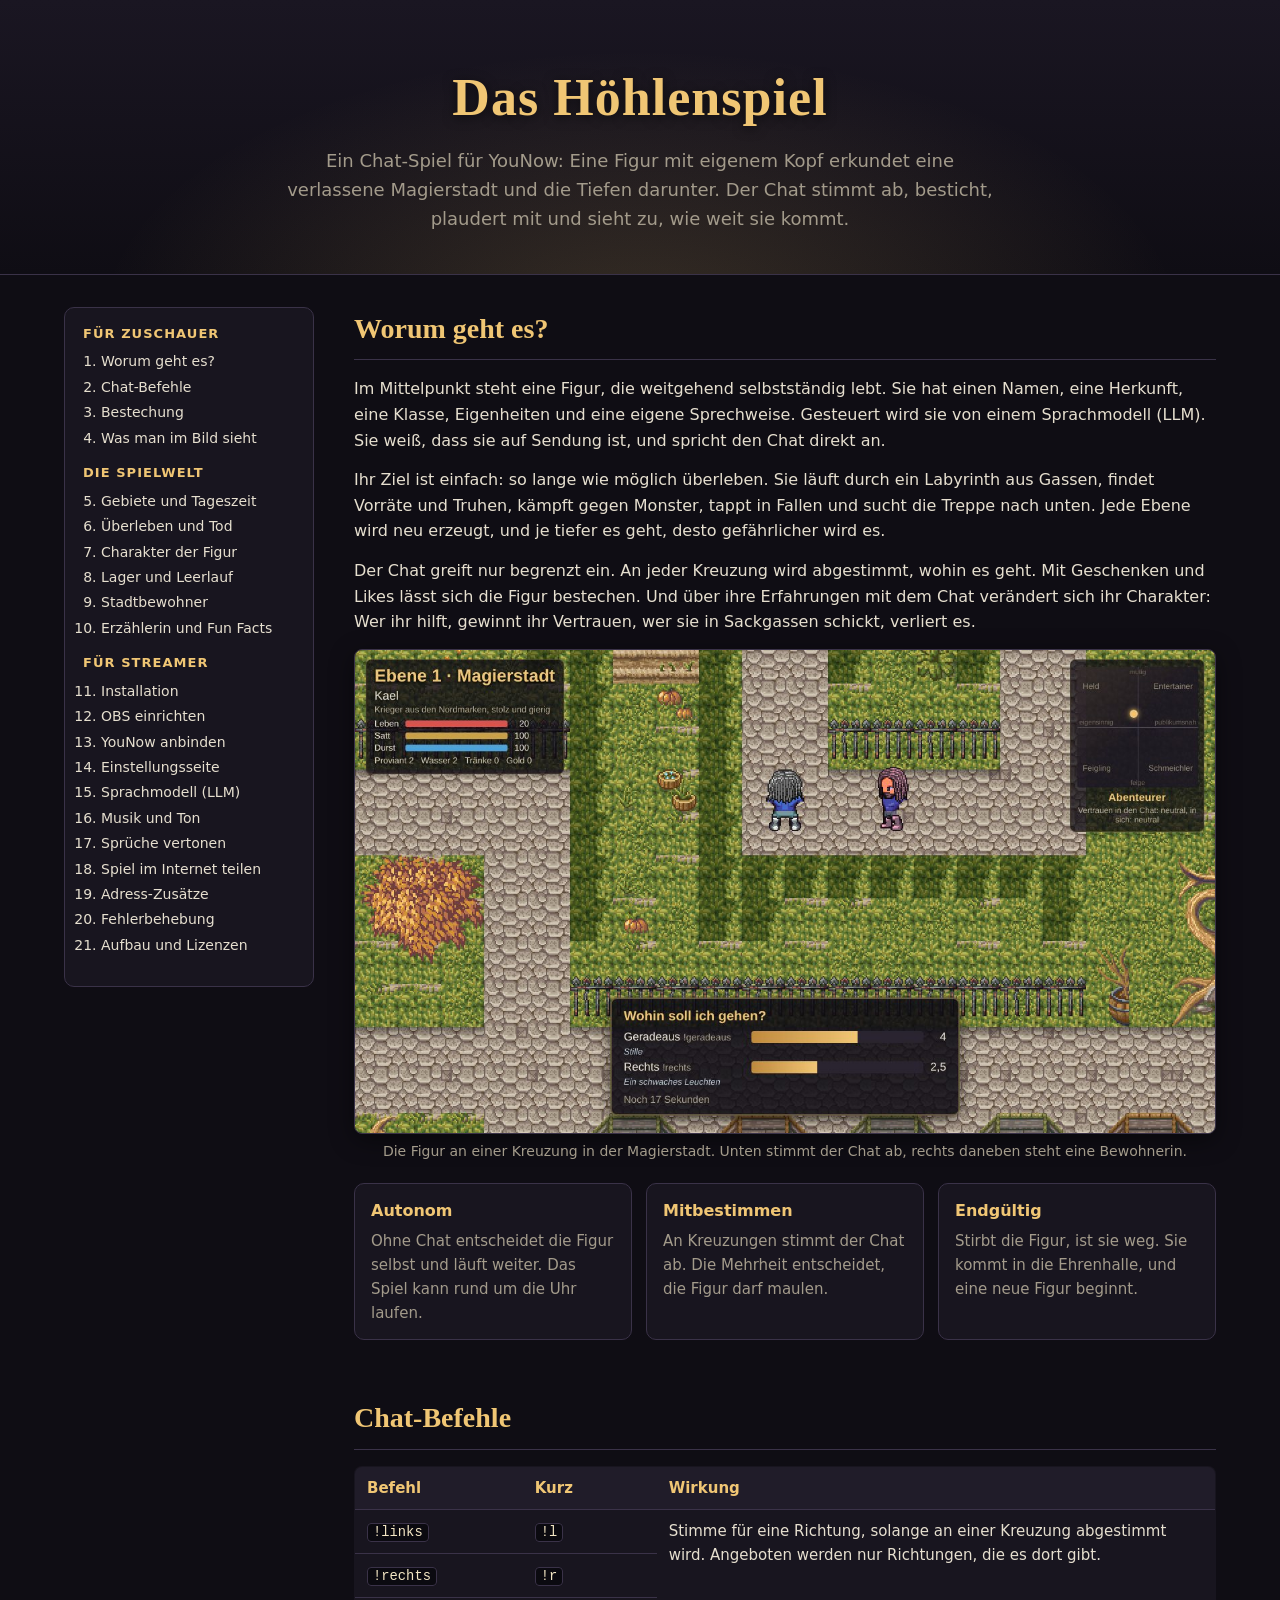
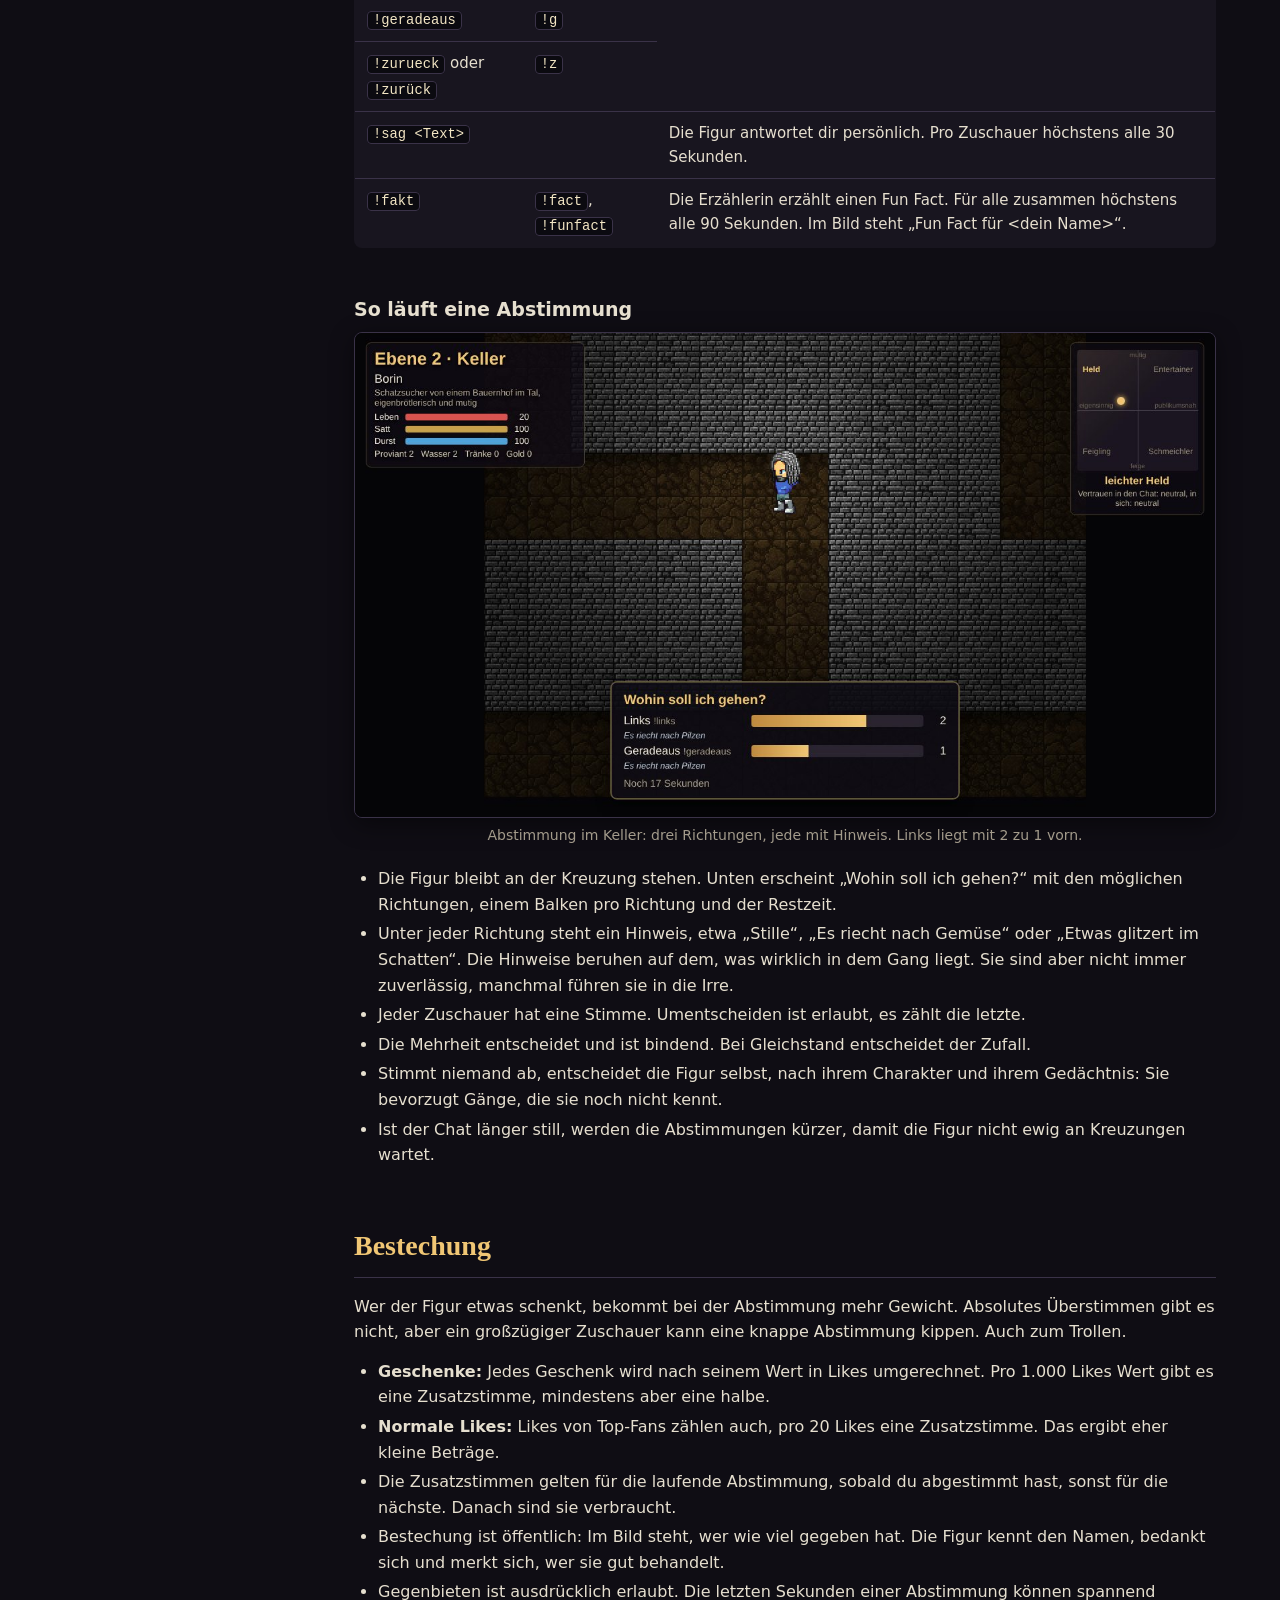
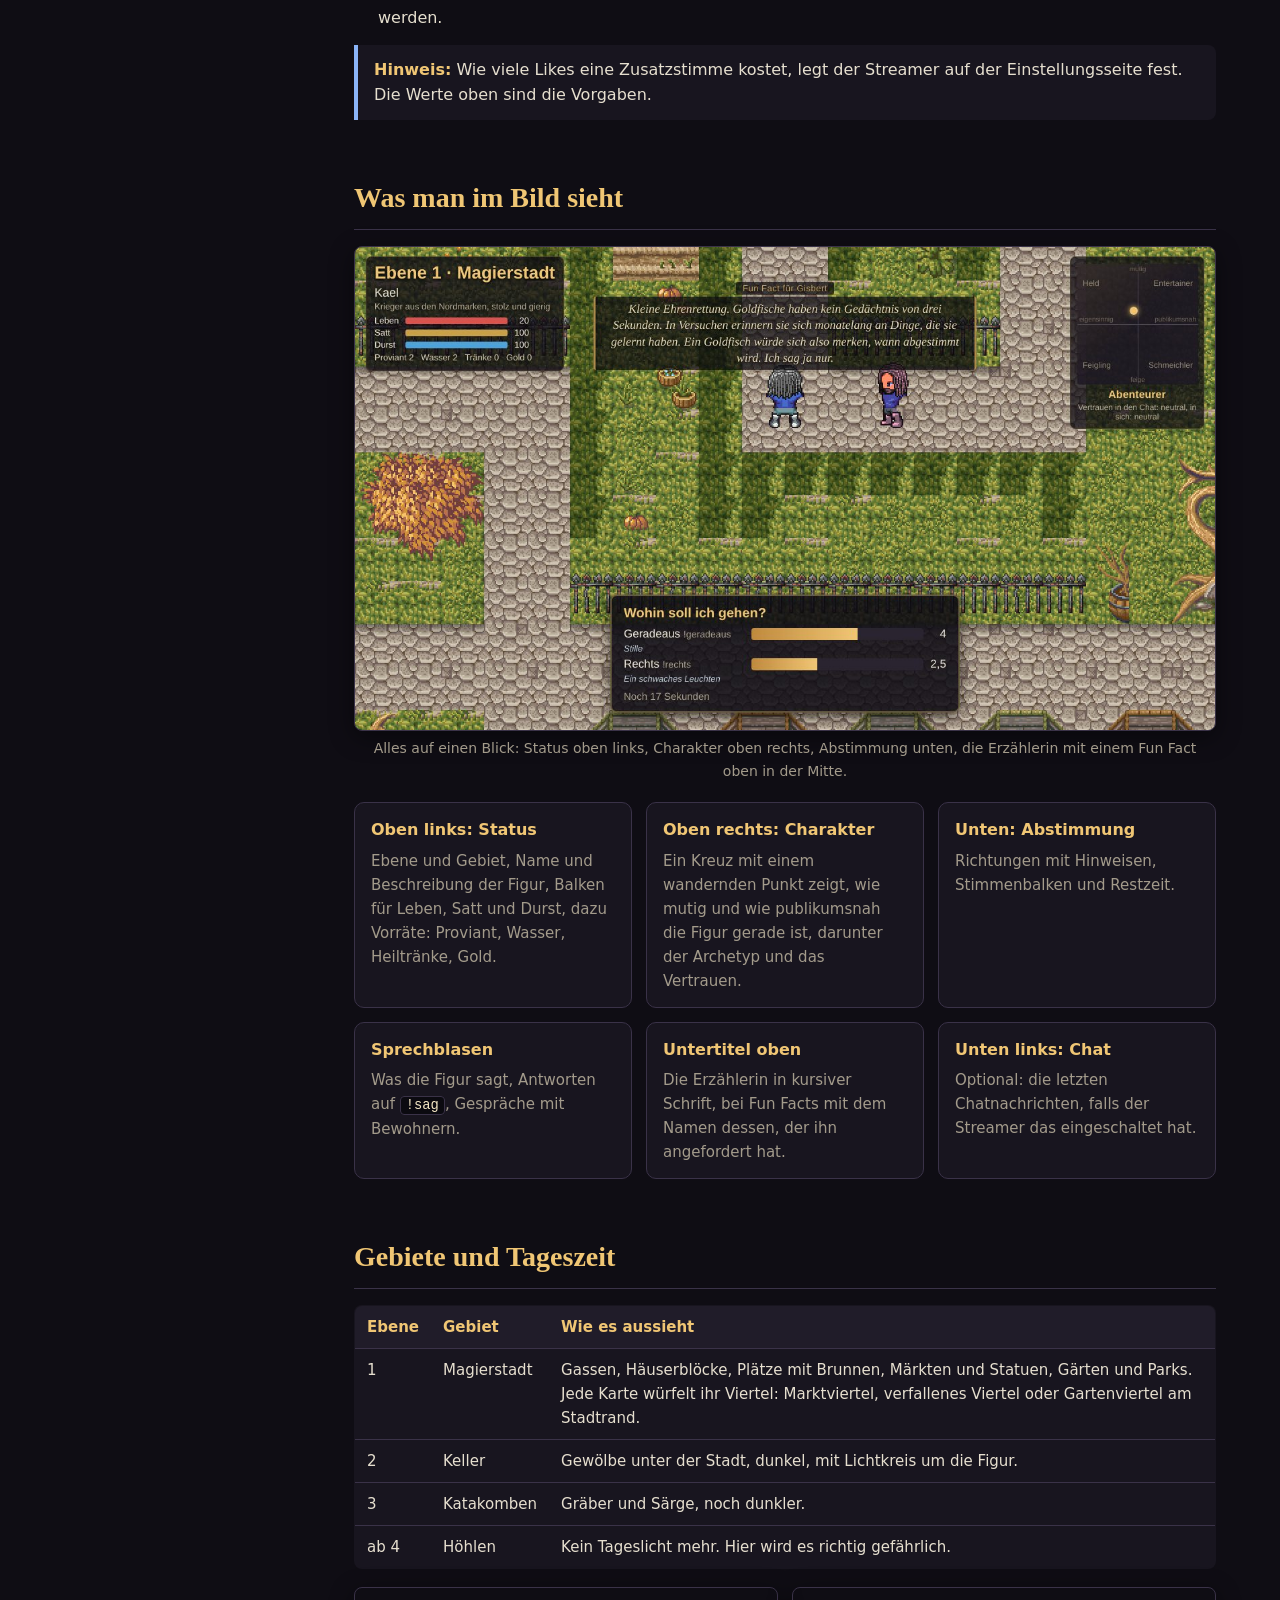
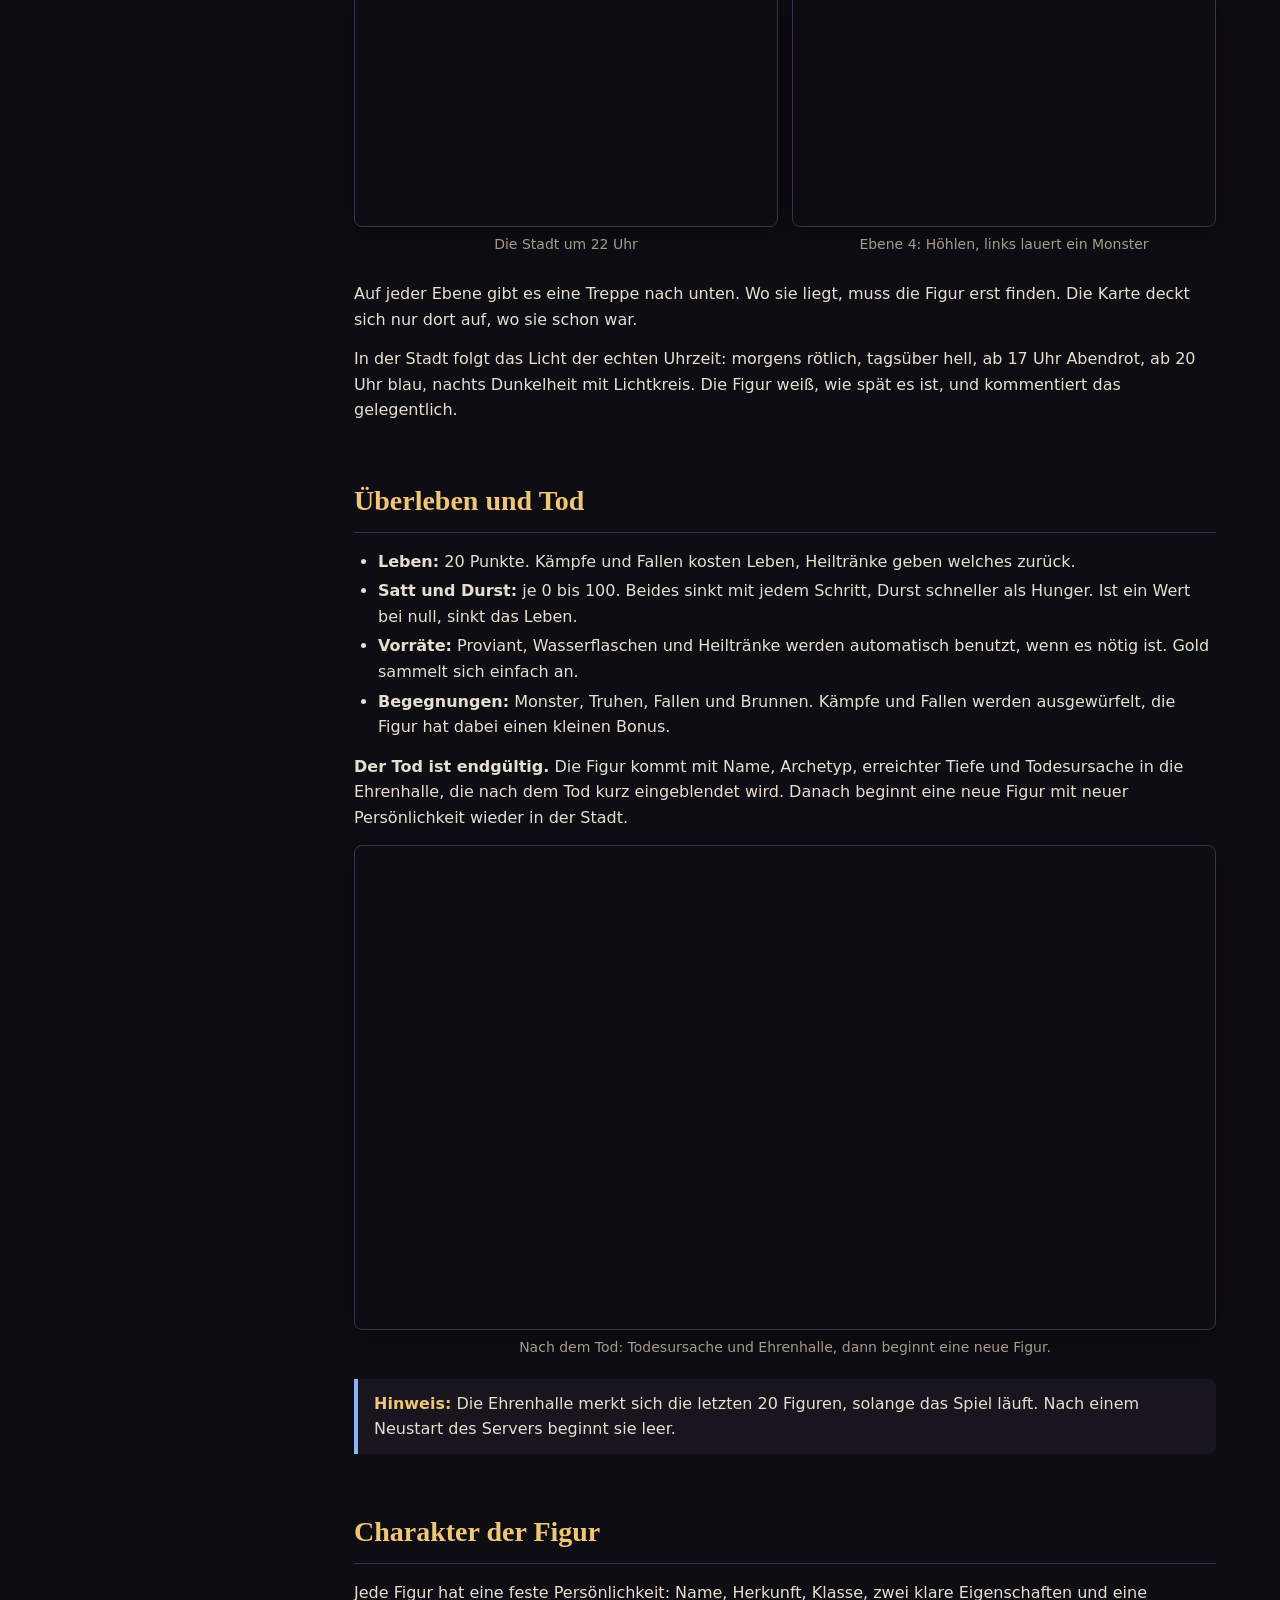
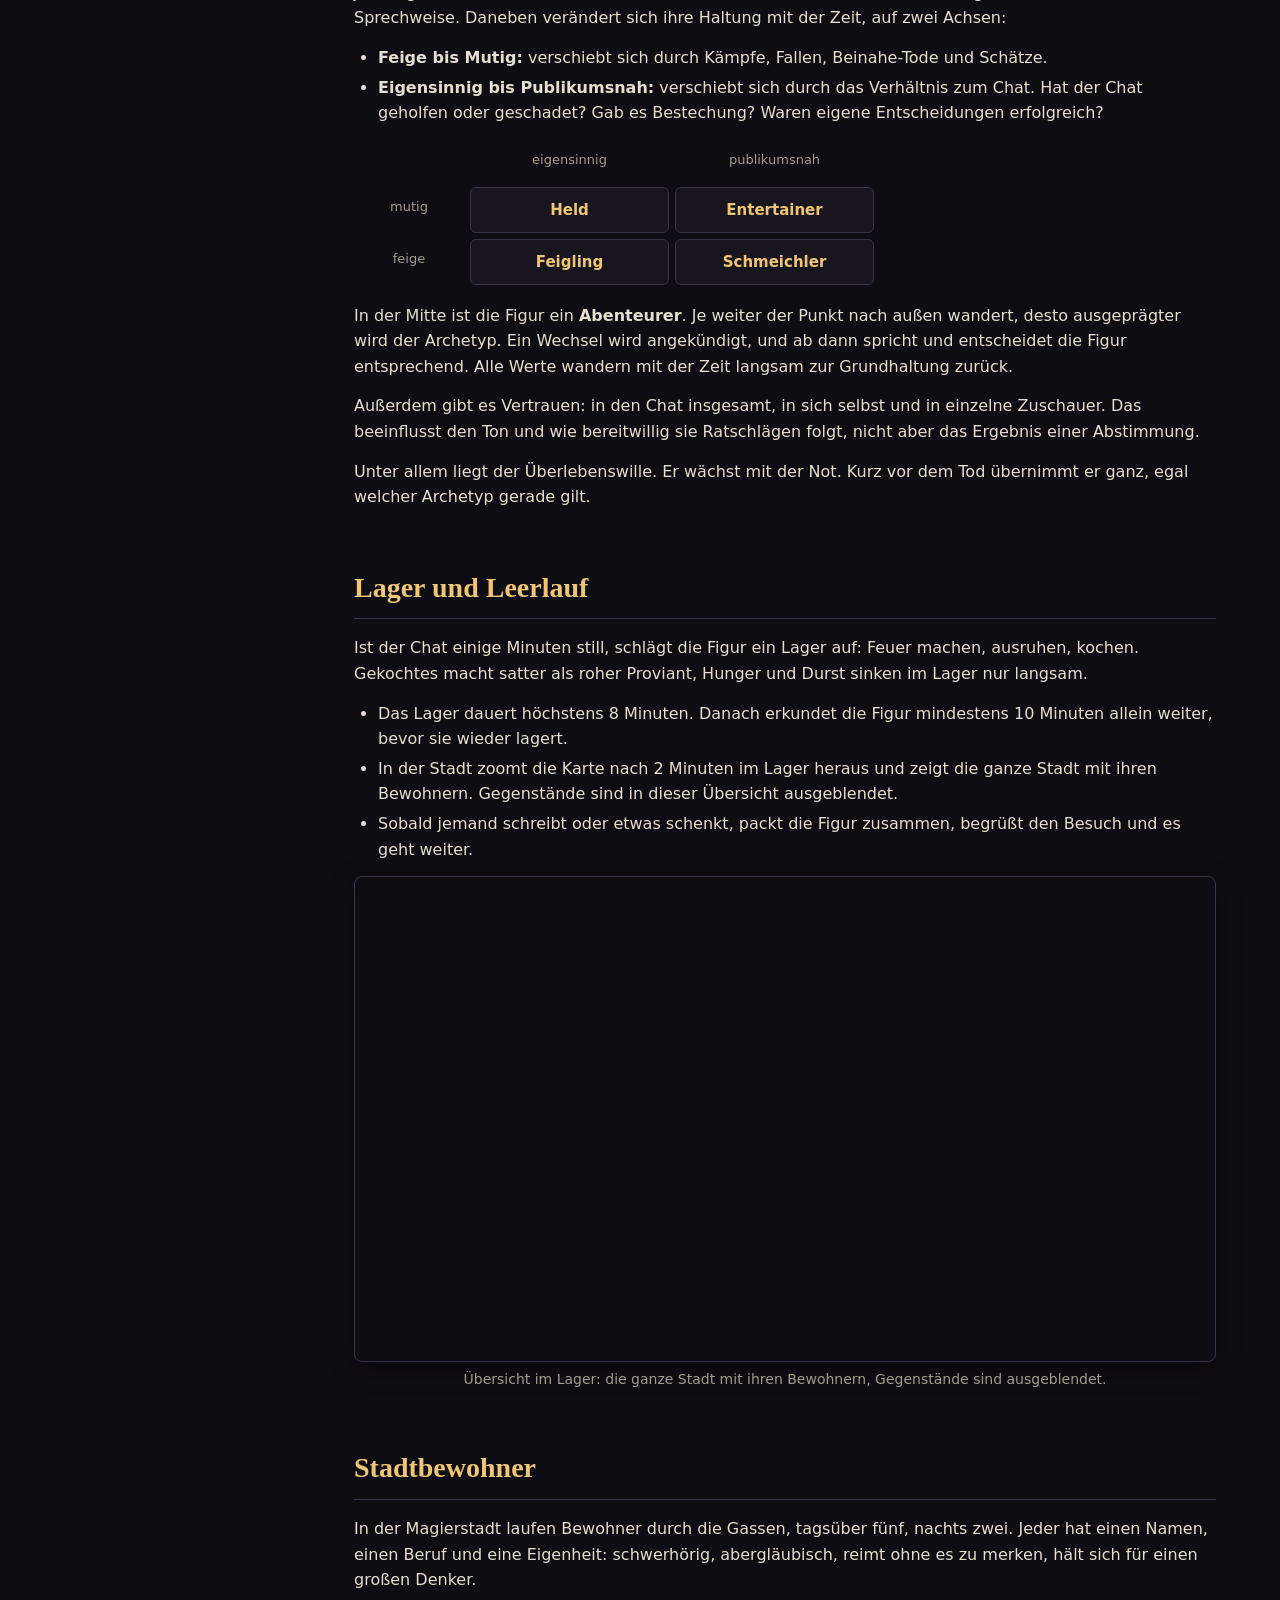
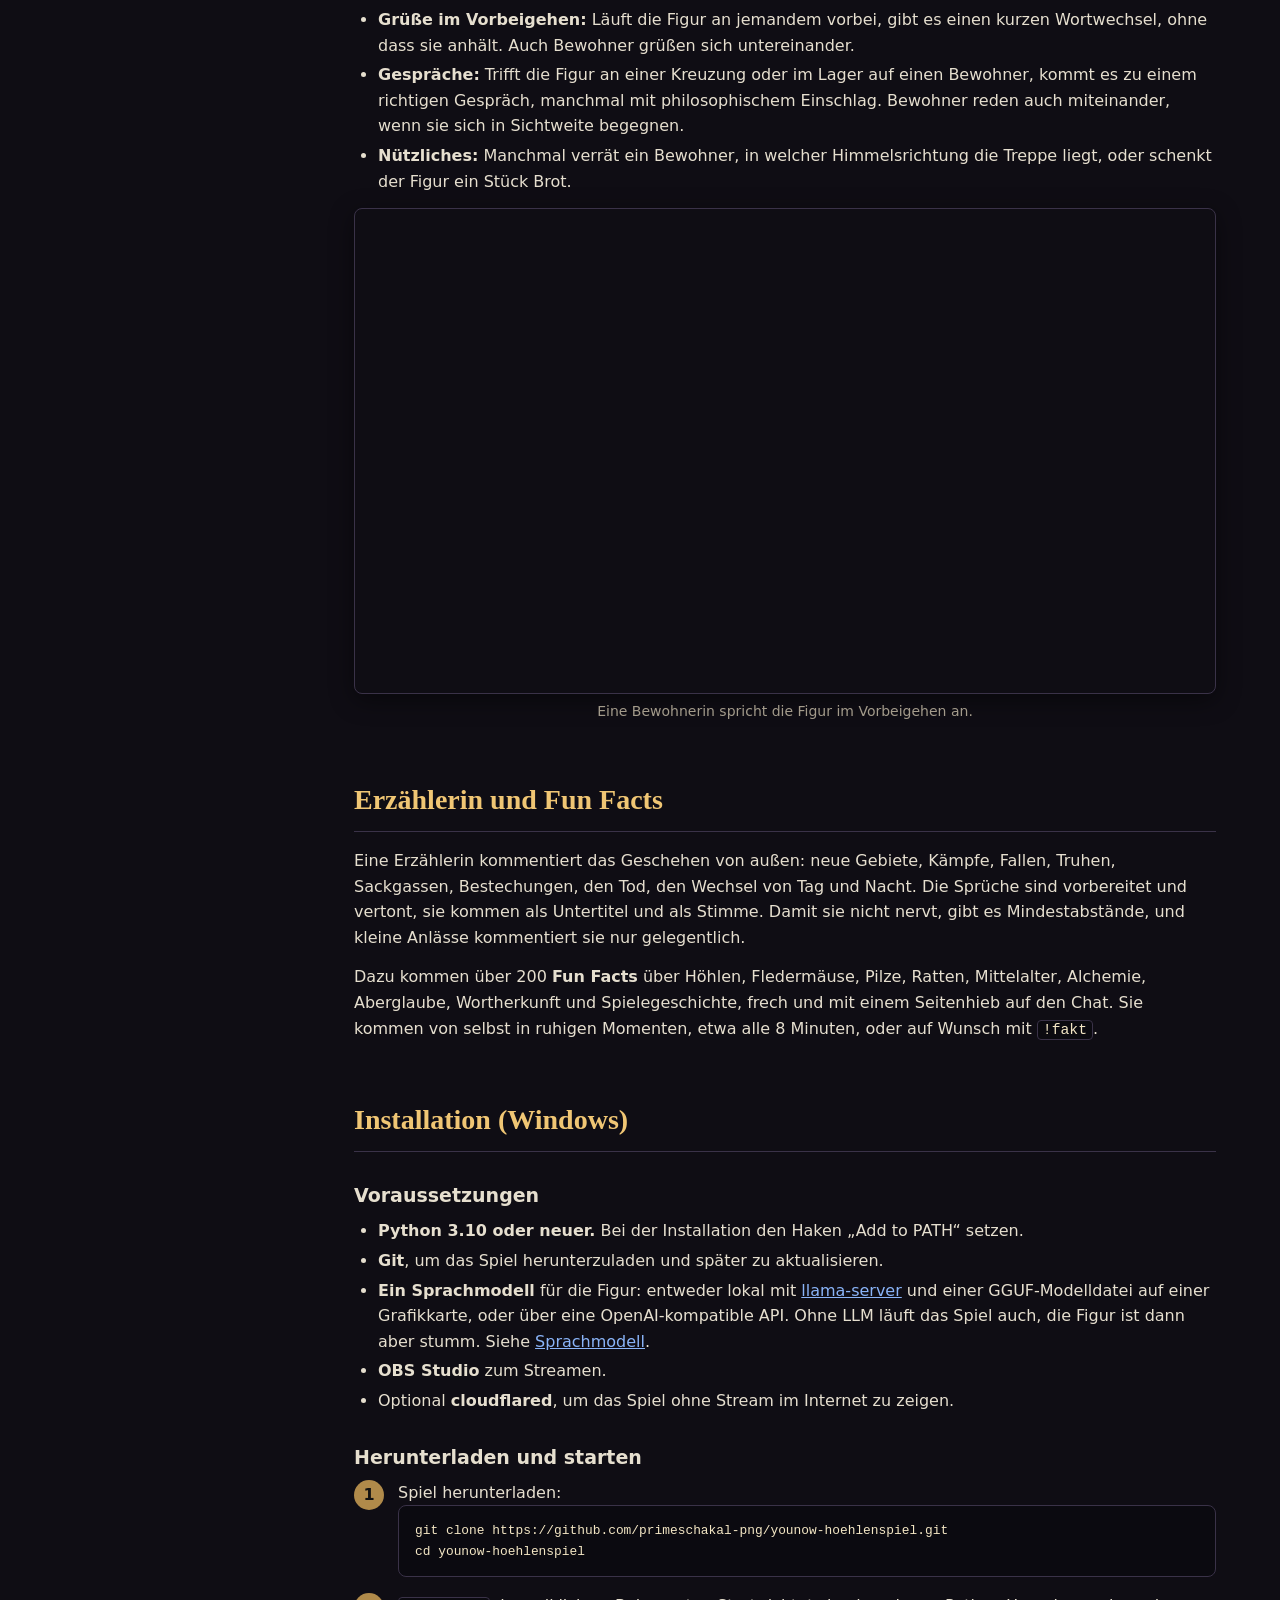
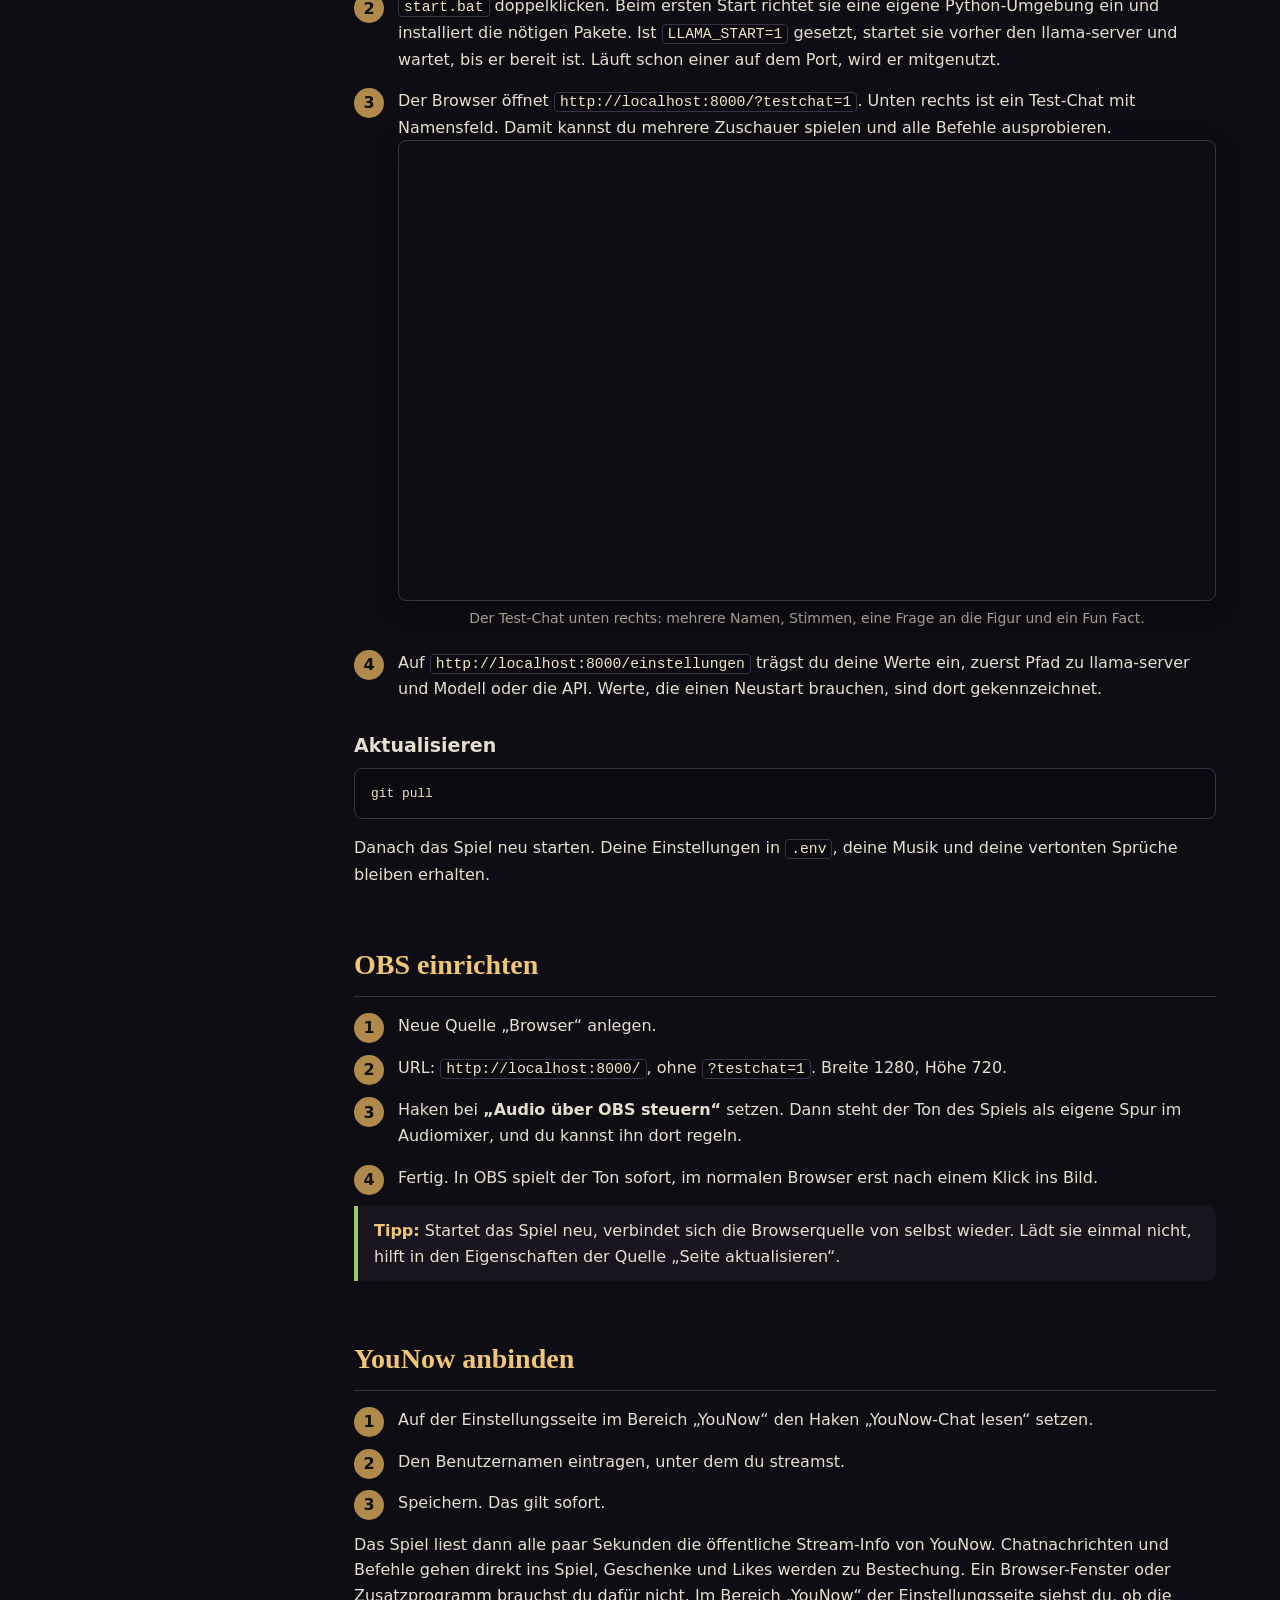
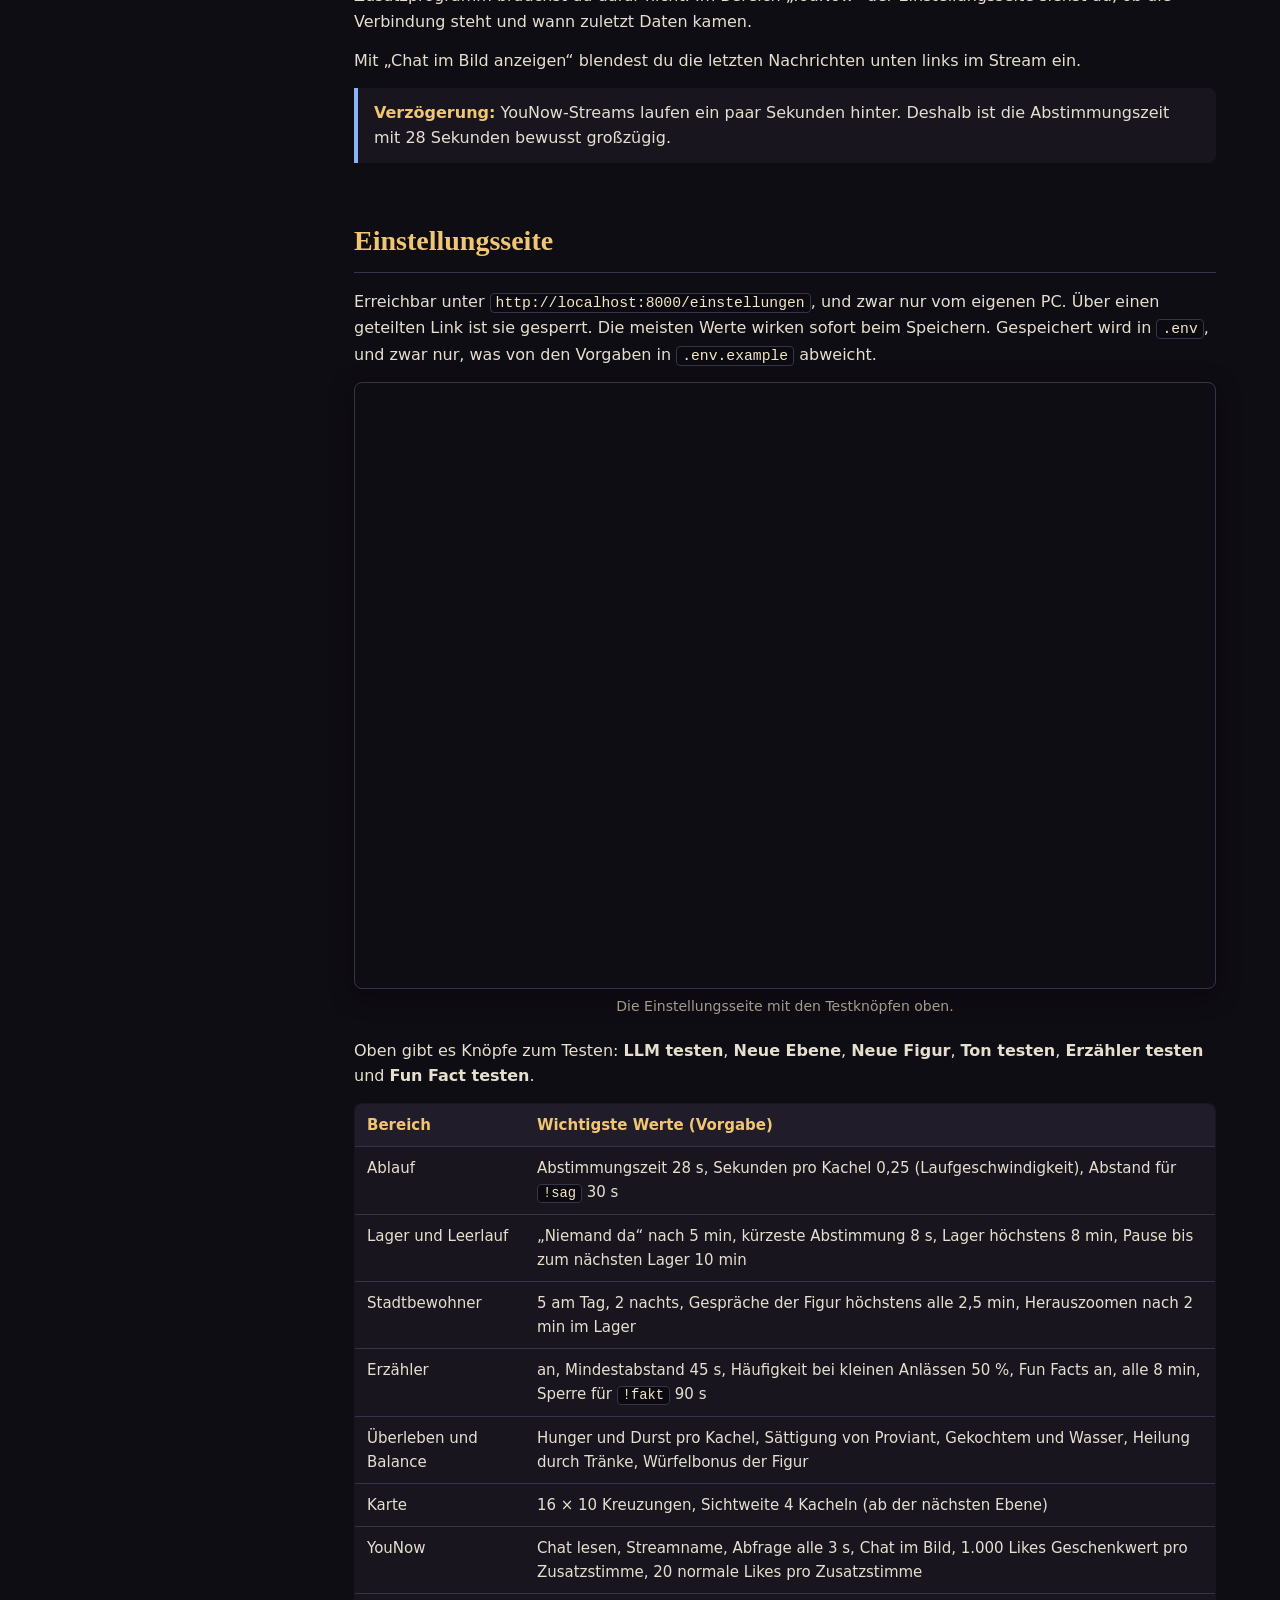
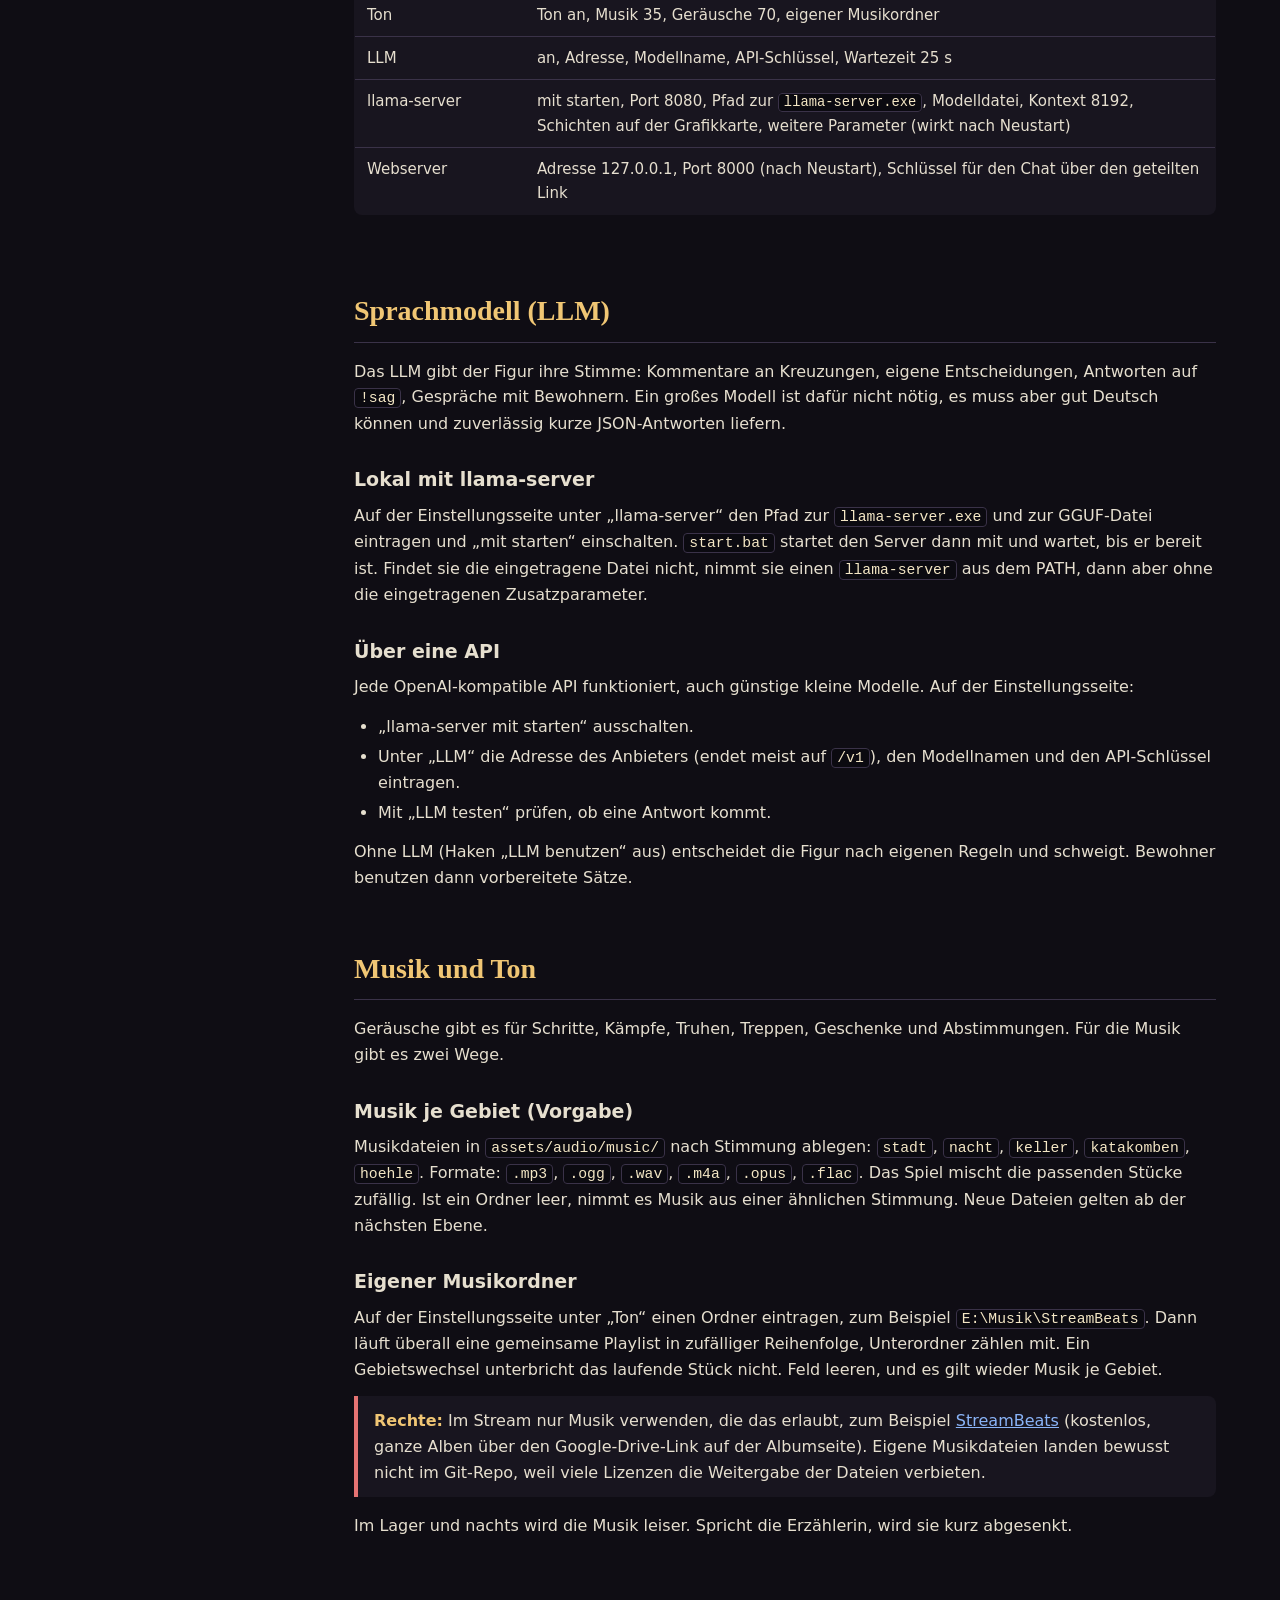
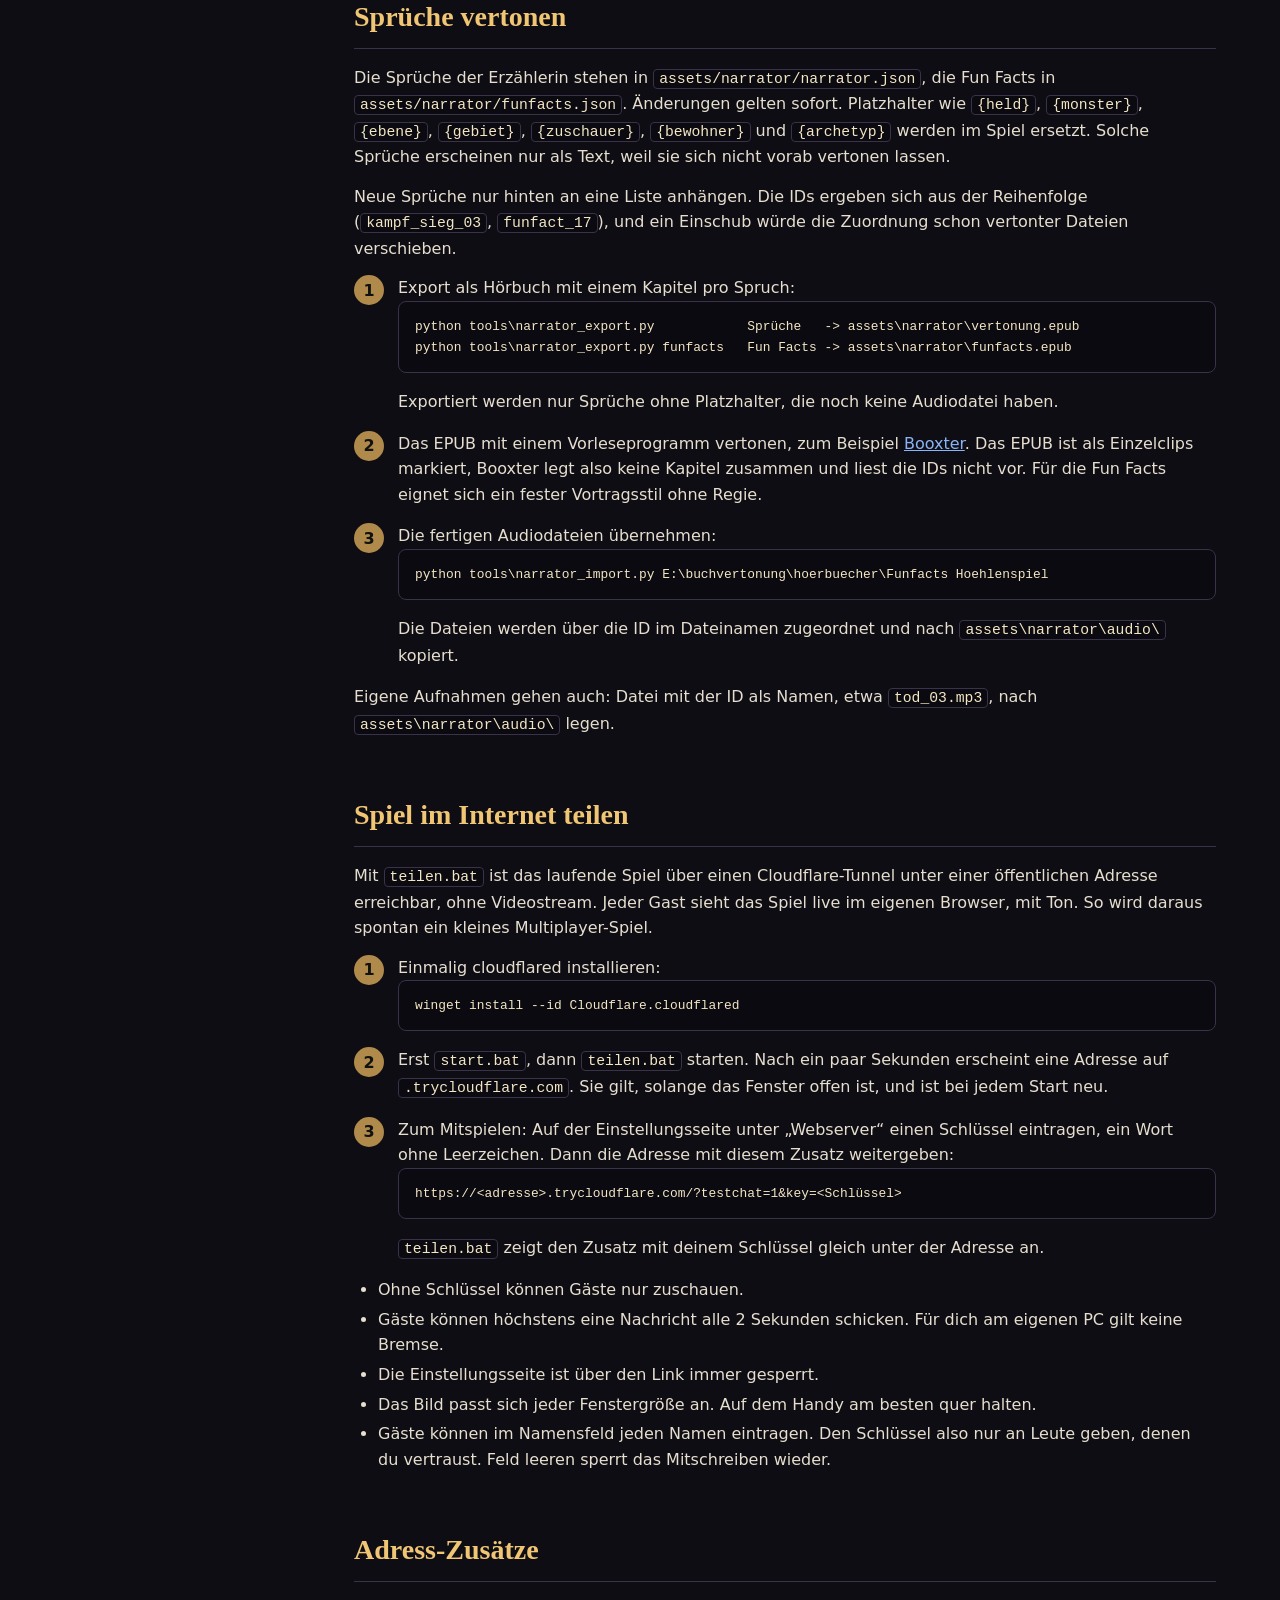
<file: docs/index.html>
<!doctype html>
<html lang="de">
<head>
<meta charset="utf-8">
<meta name="viewport" content="width=device-width, initial-scale=1">
<title>Höhlenspiel</title>
<meta http-equiv="refresh" content="0; url=anleitung.html">
<link rel="canonical" href="anleitung.html">
<style>body{margin:0;background:#0f0d14;color:#e6dfcf;font:16px system-ui,sans-serif;display:grid;place-items:center;min-height:100vh}a{color:#f0c674}</style>
</head>
<body><p>Weiter zur <a href="anleitung.html">Anleitung des Höhlenspiels</a> …</p></body>
</html>
</file>
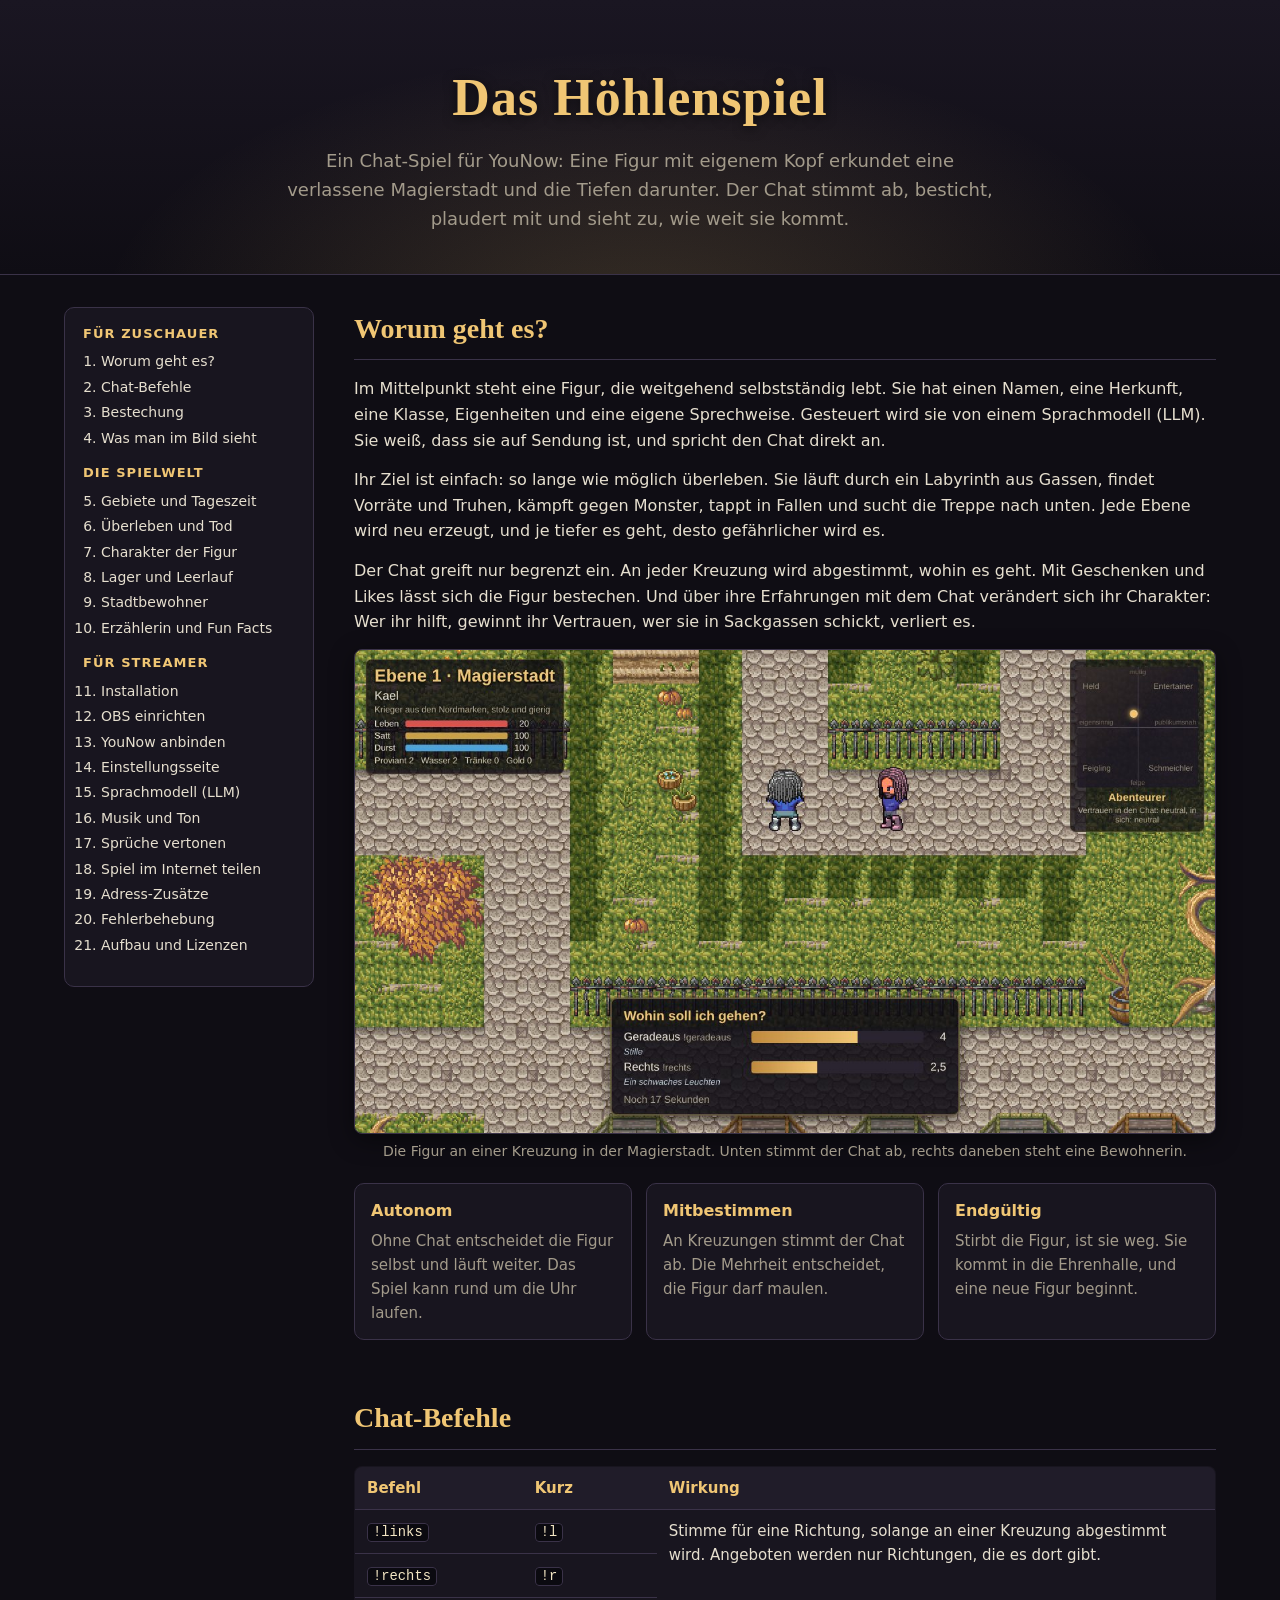
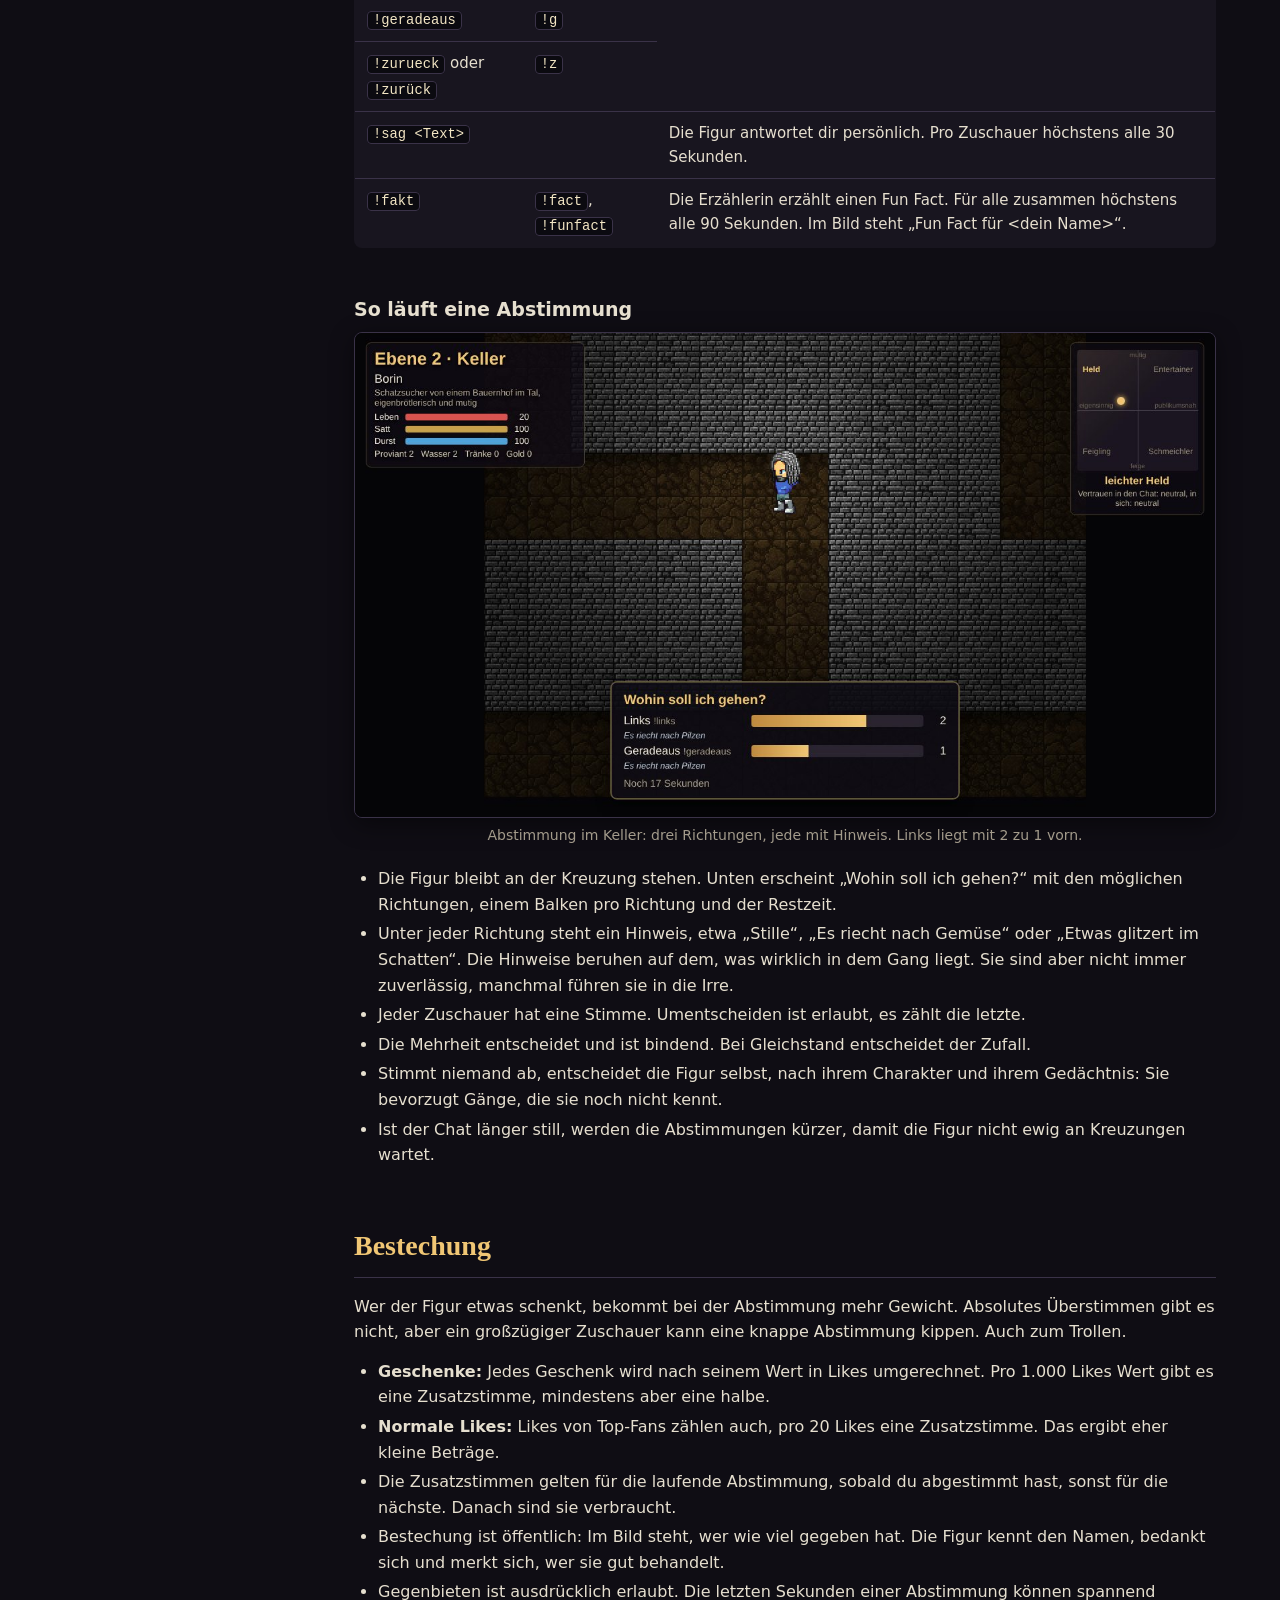
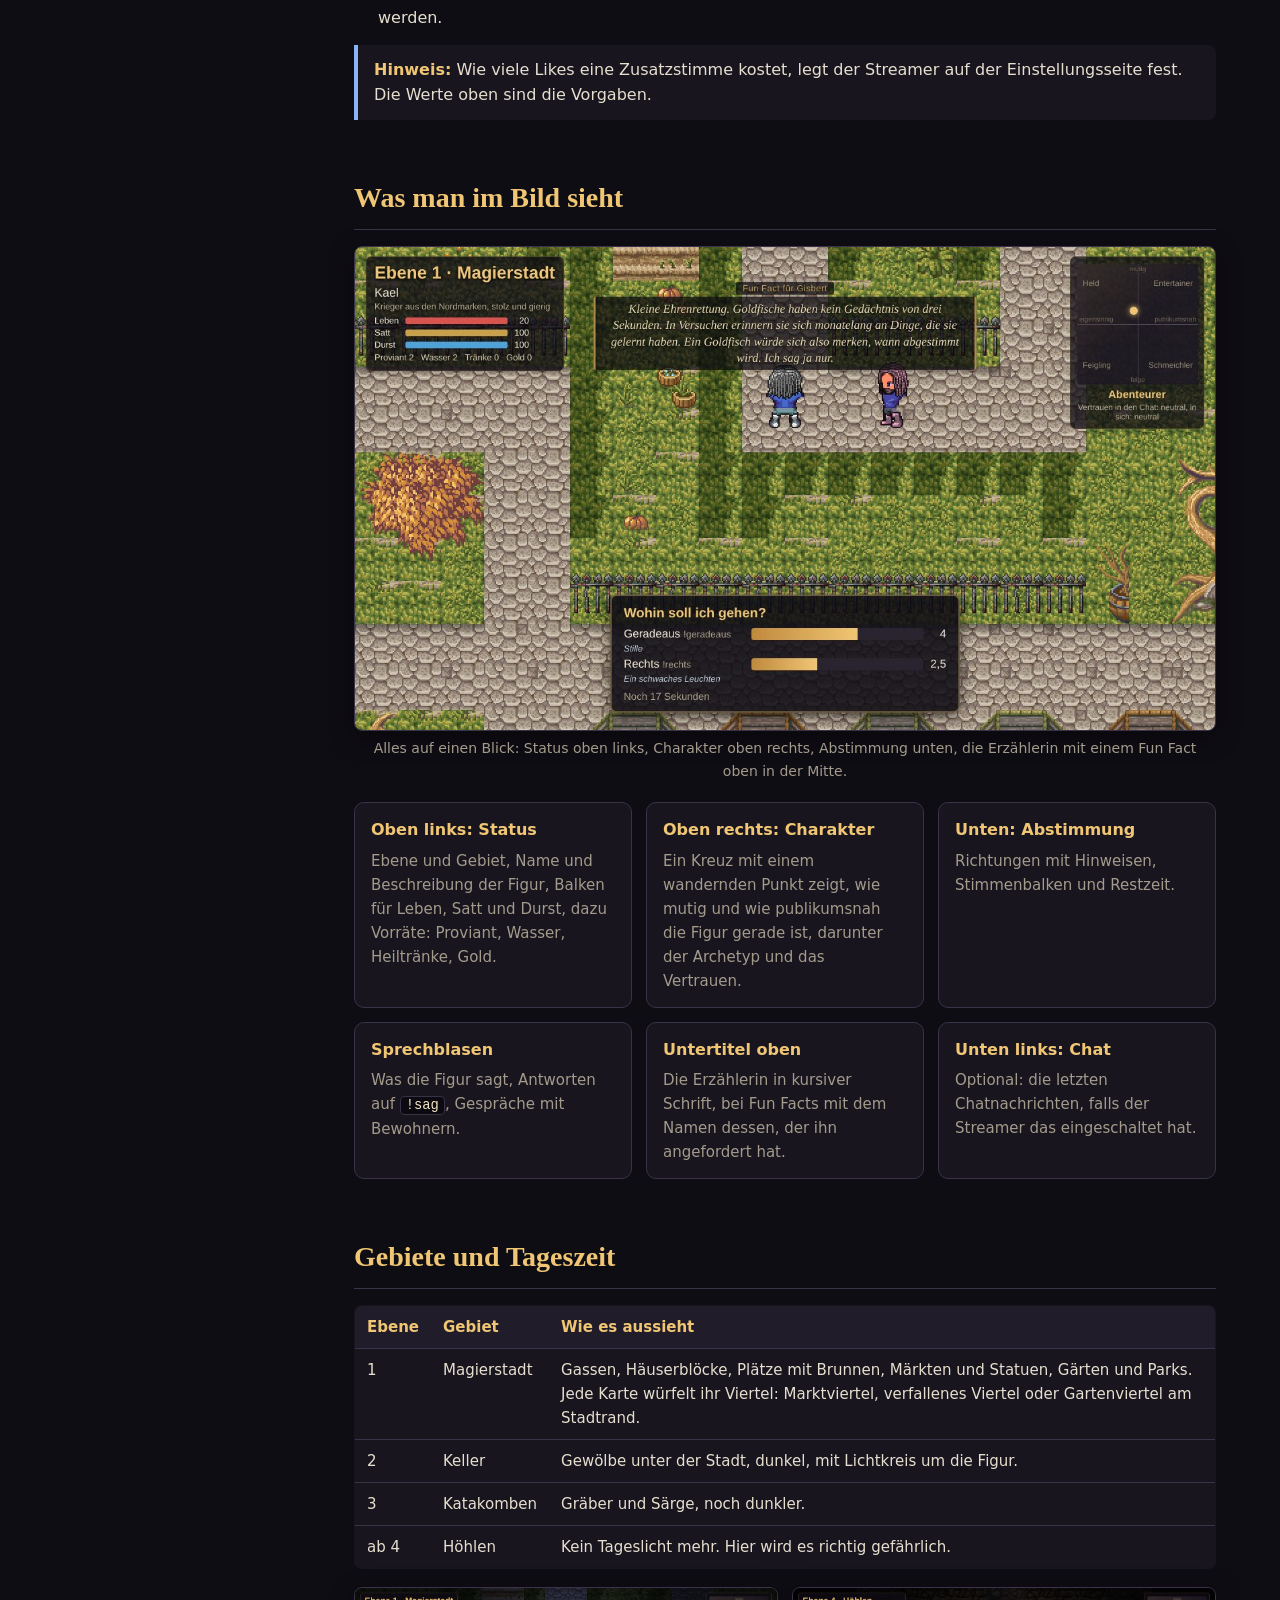
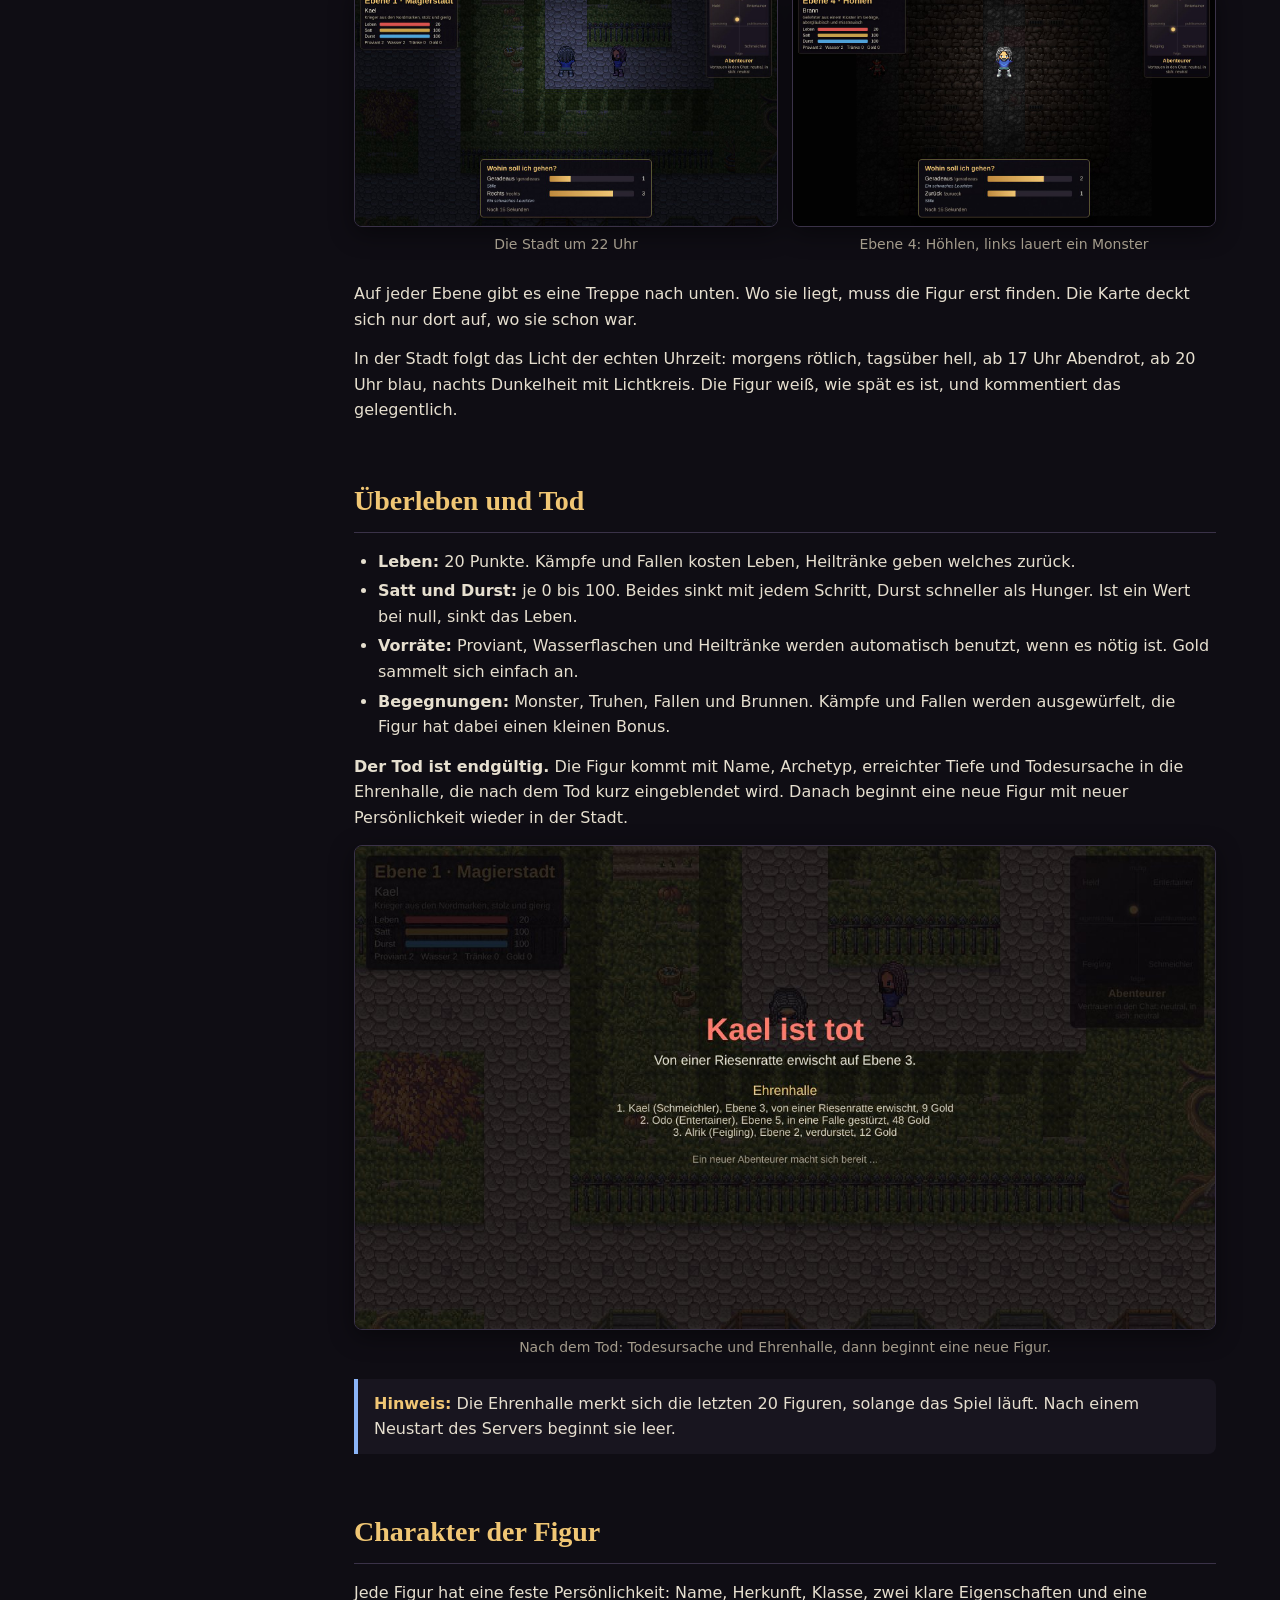
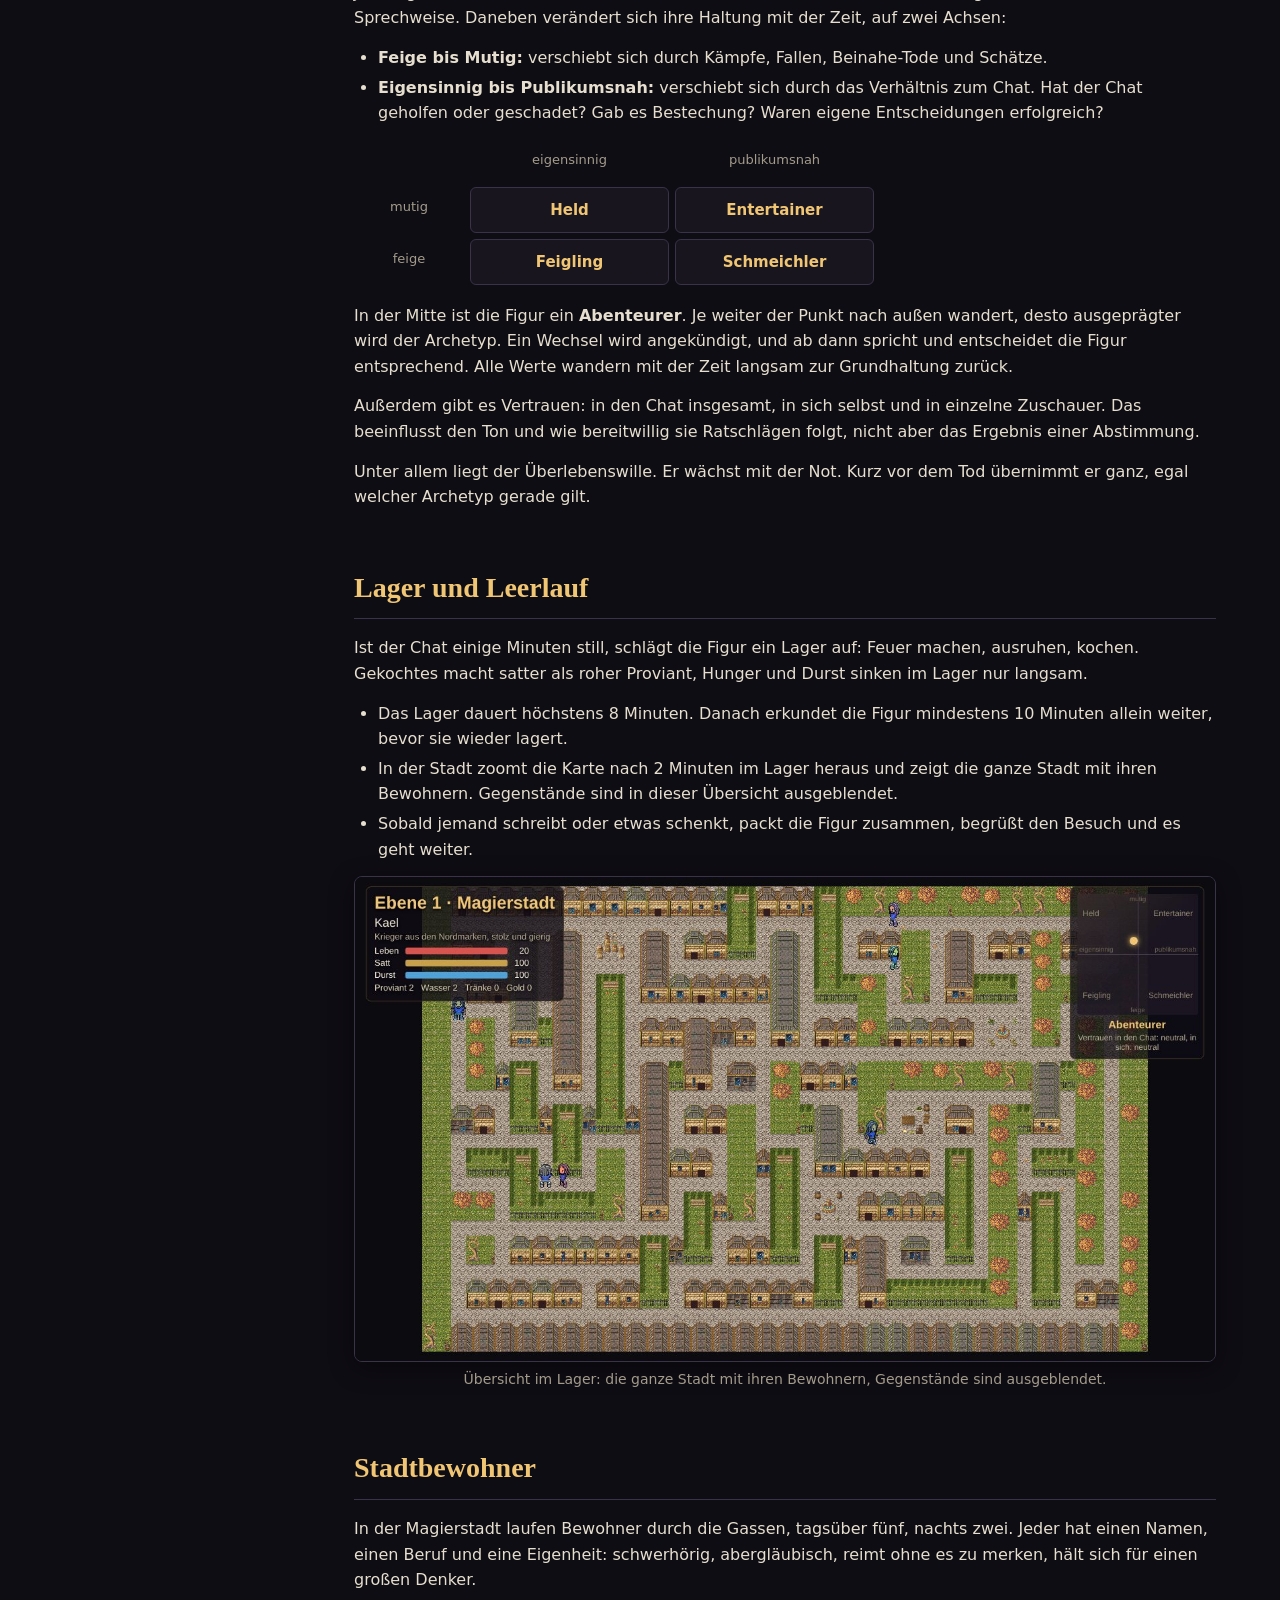
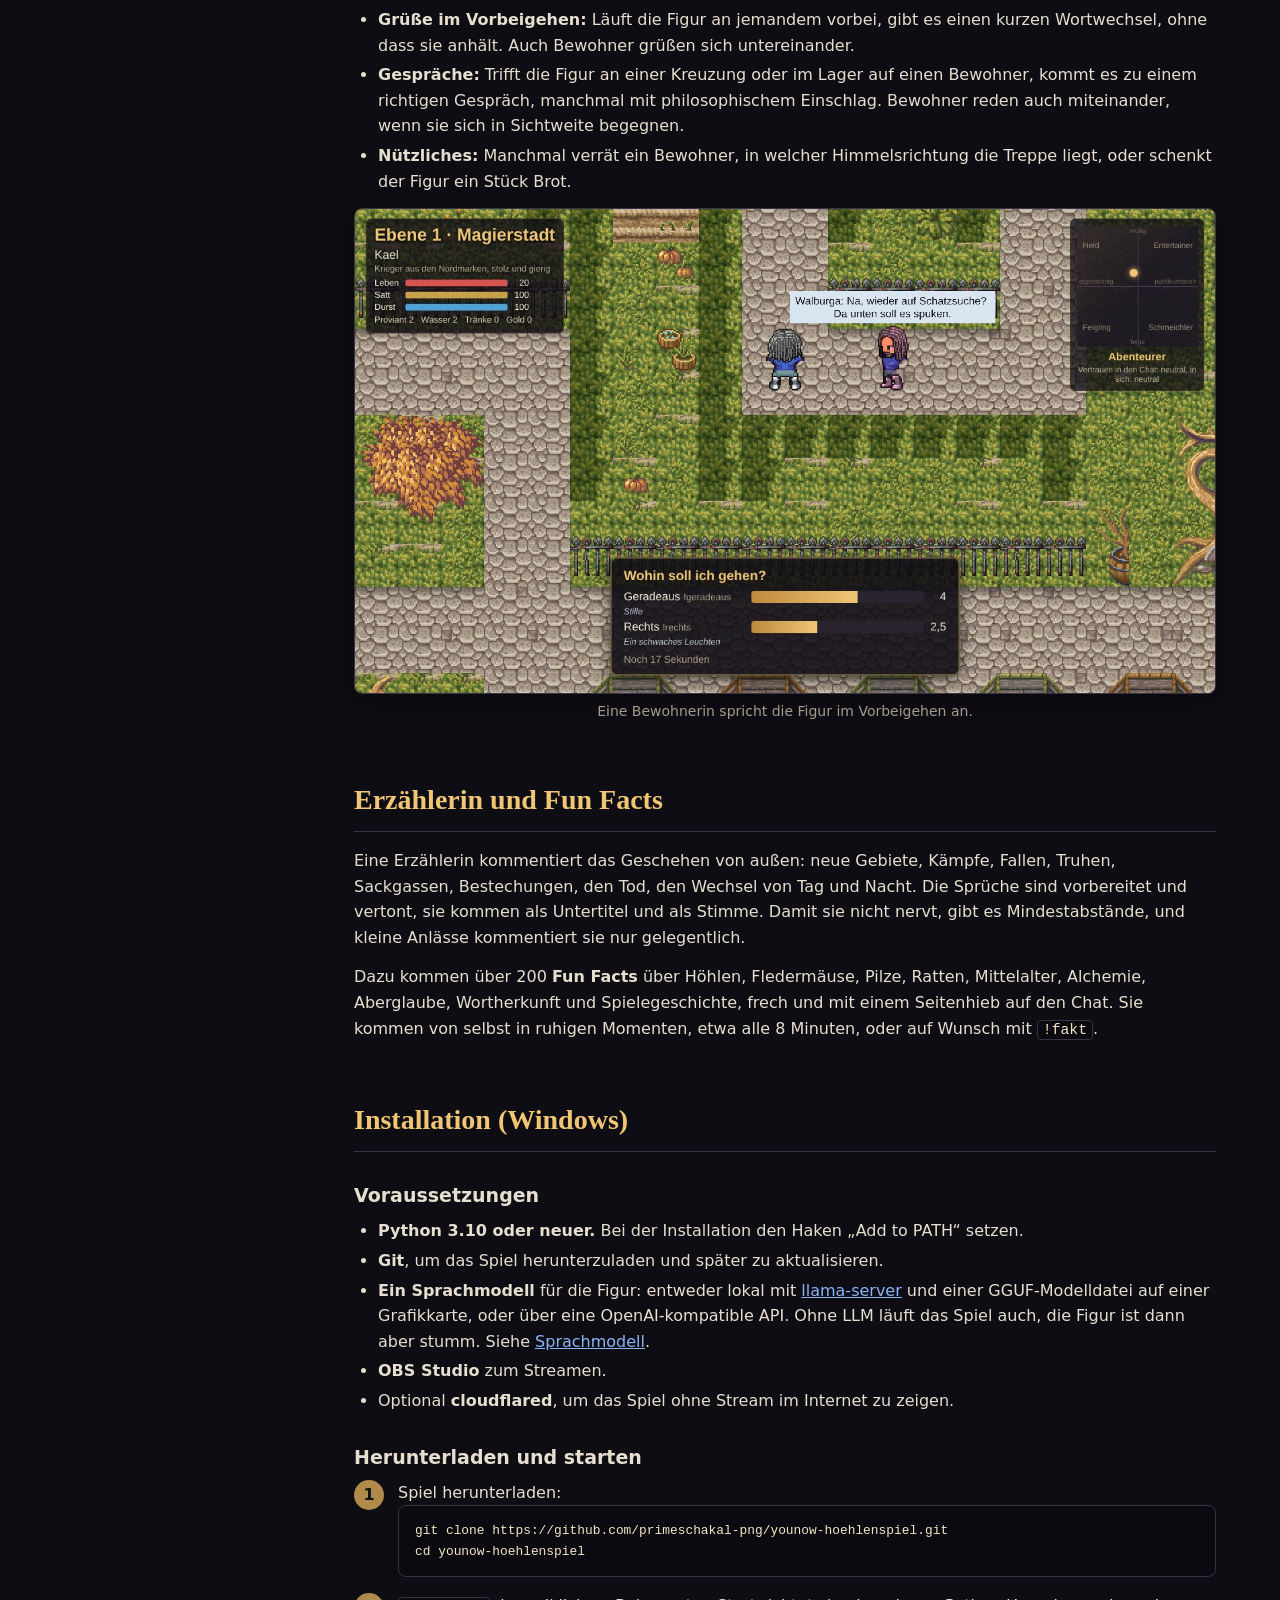
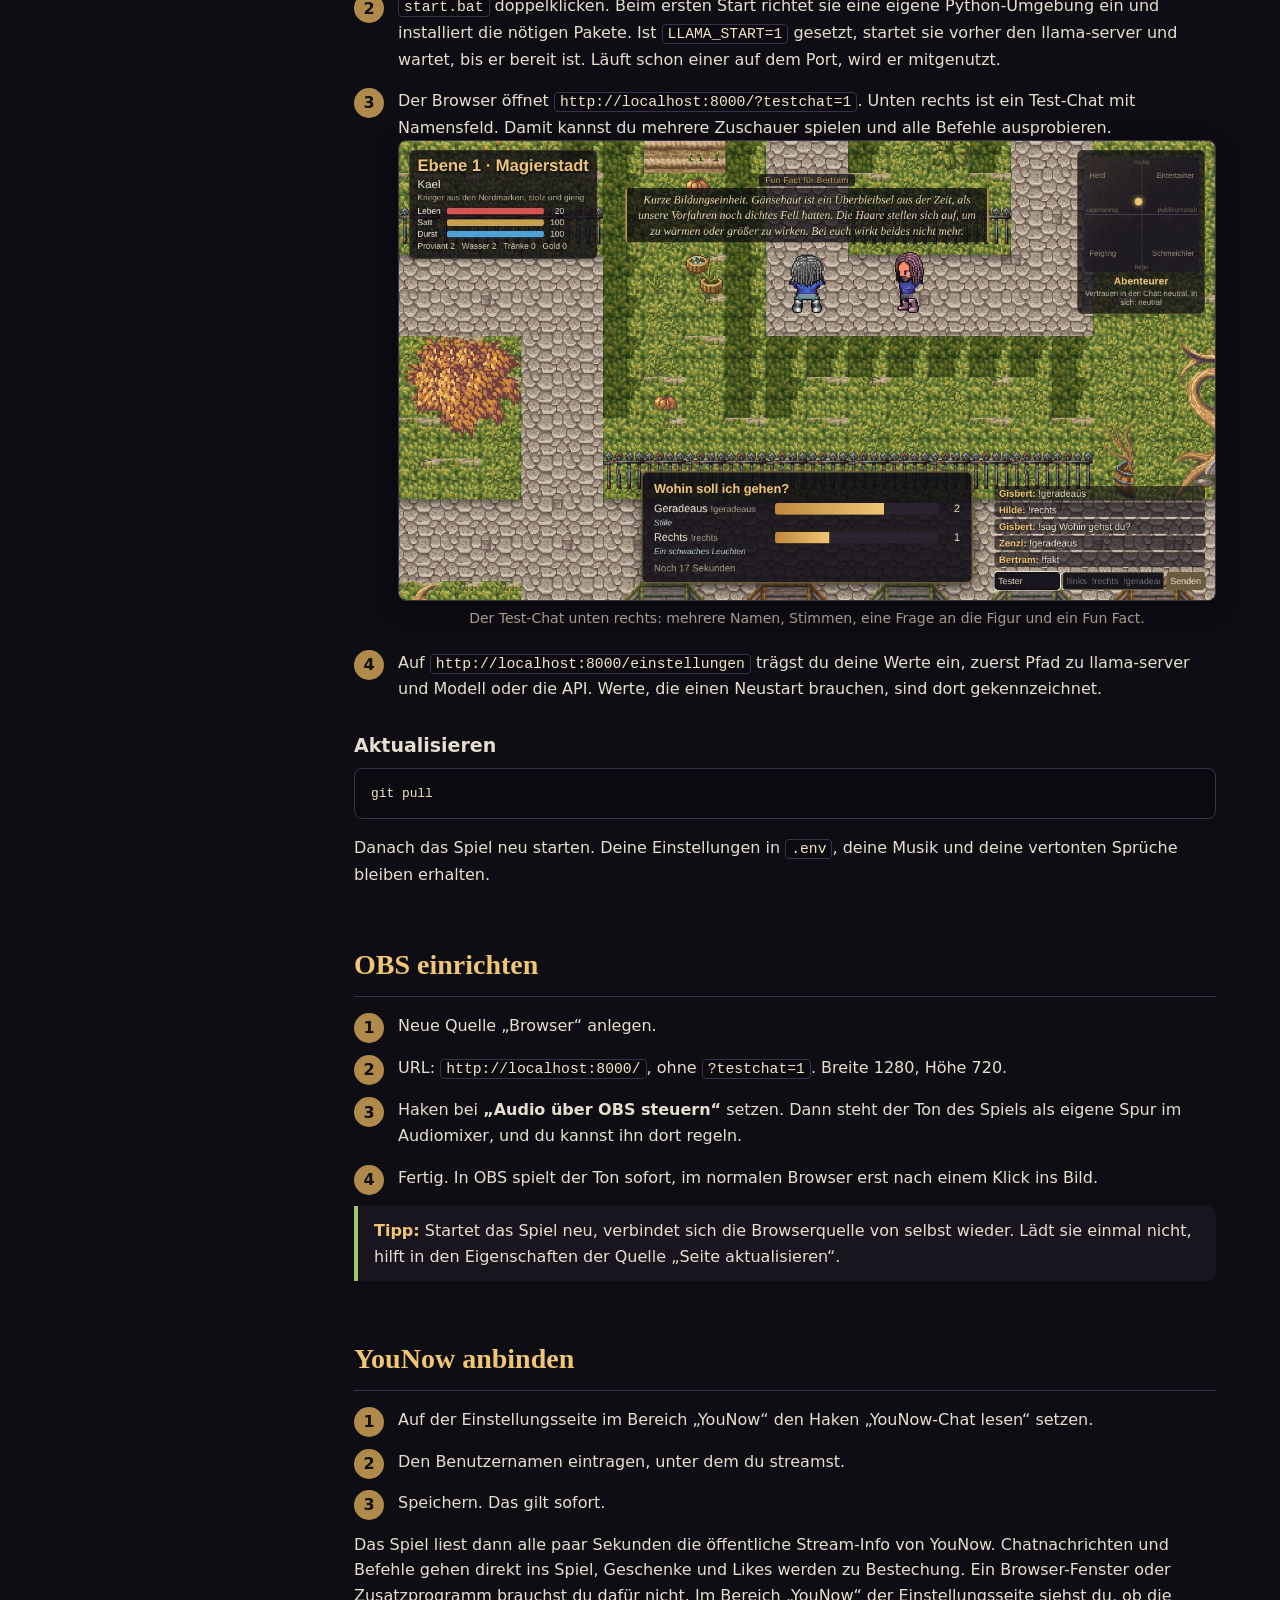
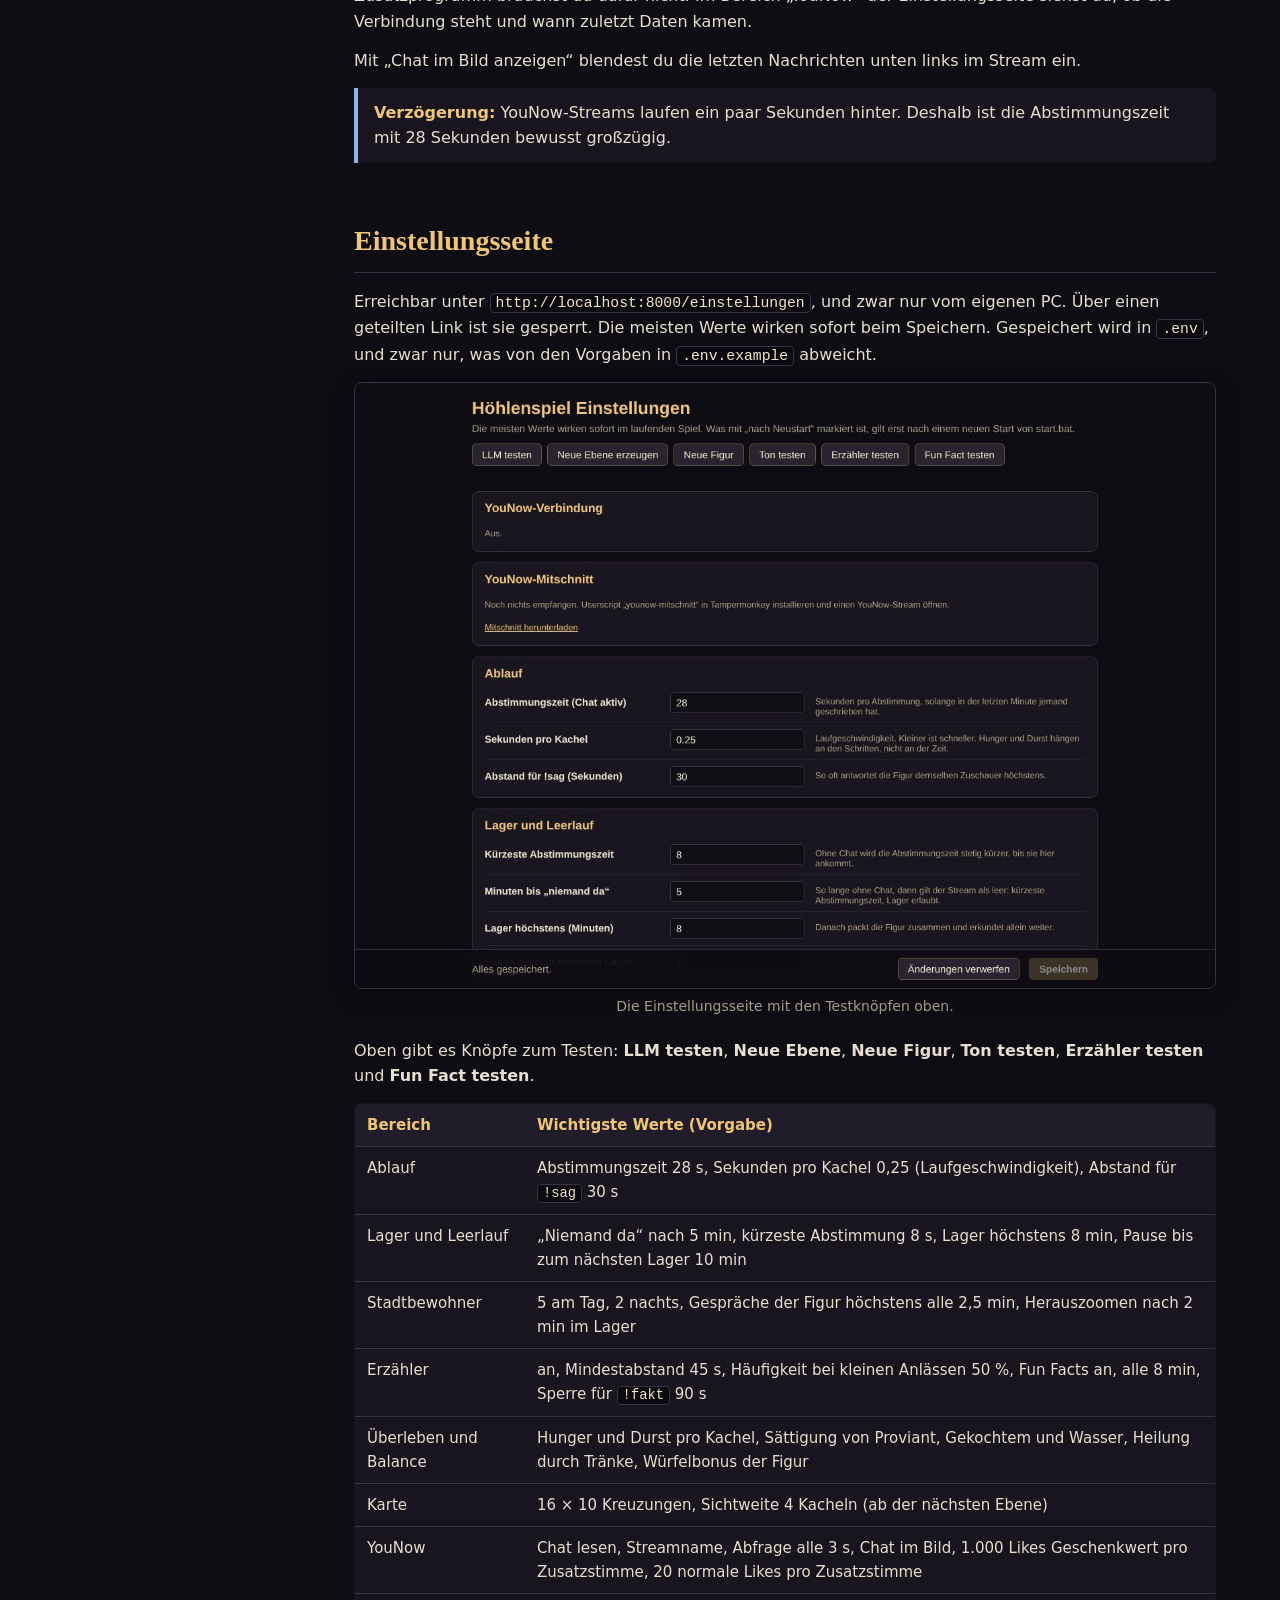
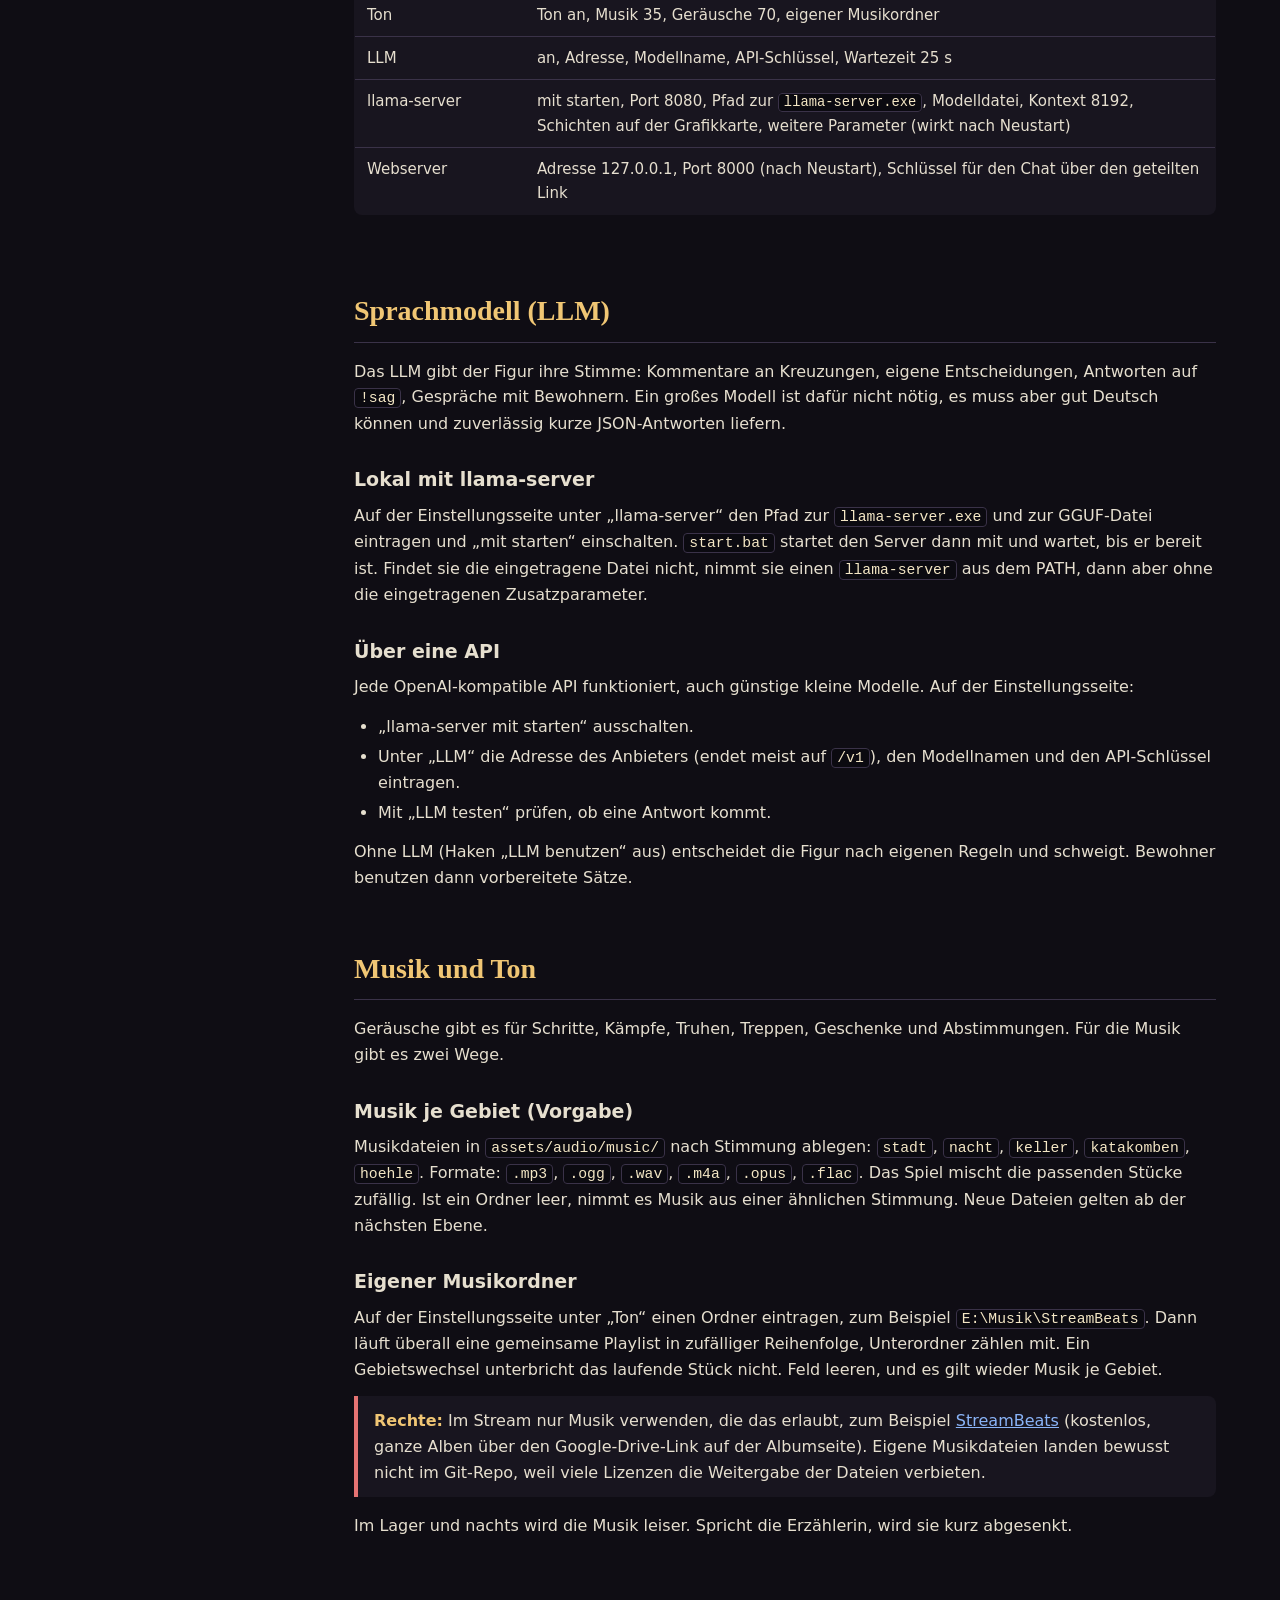
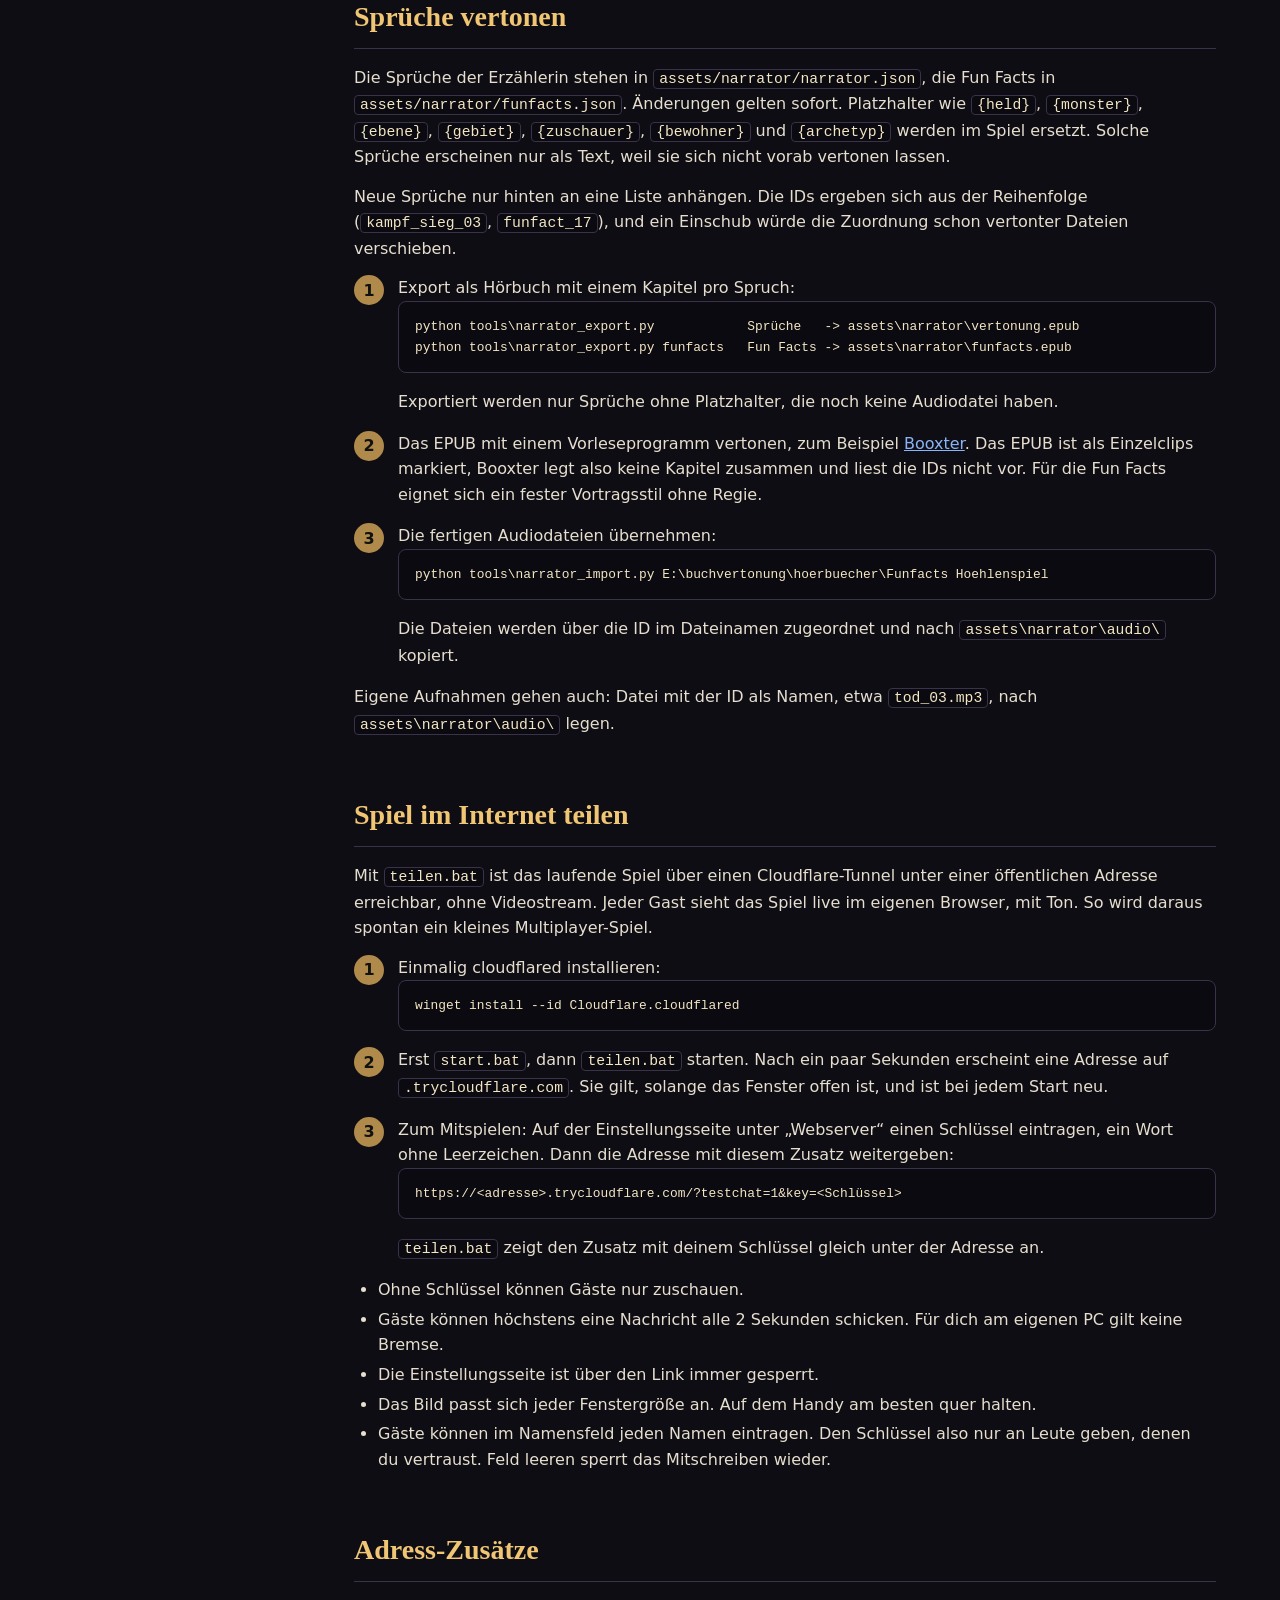
<file: docs/anleitung.html>
<!doctype html>
<html lang="de">
<head>
<meta charset="utf-8">
<meta name="viewport" content="width=device-width, initial-scale=1">
<title>Höhlenspiel Anleitung</title>
<style>
  :root {
    --bg: #0f0d14;
    --panel: #18151f;
    --panel-2: #201c29;
    --line: #3a3248;
    --text: #e6dfcf;
    --muted: #a39b8b;
    --gold: #f0c674;
    --gold-dim: #b08a4a;
    --blue: #8ab4f8;
    --green: #9ccc65;
    --red: #e57373;
    --code-bg: #0b0a10;
  }
  * { box-sizing: border-box; }
  html { scroll-behavior: smooth; }
  @media (prefers-reduced-motion: reduce) { html { scroll-behavior: auto; } }
  body {
    margin: 0;
    background: var(--bg);
    color: var(--text);
    font: 16px/1.6 "Segoe UI", system-ui, -apple-system, sans-serif;
  }
  a { color: var(--blue); }
  a:hover { color: var(--gold); }
  header.hero {
    padding: 56px 24px 40px;
    text-align: center;
    background:
      radial-gradient(ellipse at 50% 120%, rgba(240,198,116,0.18), transparent 60%),
      linear-gradient(#1a1622, var(--bg));
    border-bottom: 1px solid var(--line);
  }
  header.hero h1 {
    margin: 0 0 8px;
    font-family: Georgia, "Times New Roman", serif;
    font-size: clamp(32px, 6vw, 52px);
    color: var(--gold);
    letter-spacing: 0.02em;
    text-shadow: 0 2px 12px rgba(0,0,0,0.6);
  }
  header.hero p { margin: 0 auto; max-width: 720px; color: var(--muted); font-size: 18px; }
  .layout {
    display: grid;
    grid-template-columns: 250px minmax(0, 1fr);
    gap: 40px;
    max-width: 1200px;
    margin: 0 auto;
    padding: 32px 24px 80px;
  }
  nav.toc {
    position: sticky;
    top: 20px;
    align-self: start;
    max-height: calc(100vh - 40px);
    overflow-y: auto;
    padding: 16px 18px;
    background: var(--panel);
    border: 1px solid var(--line);
    border-radius: 10px;
    font-size: 14px;
  }
  nav.toc b { display: block; color: var(--gold); margin-bottom: 6px; font-size: 13px; letter-spacing: 0.08em; text-transform: uppercase; }
  nav.toc ol { margin: 0 0 14px; padding-left: 18px; }
  nav.toc li { margin: 3px 0; }
  nav.toc a { color: var(--text); text-decoration: none; }
  nav.toc a:hover { color: var(--gold); }
  main section { margin-bottom: 56px; }
  h2 {
    font-family: Georgia, "Times New Roman", serif;
    color: var(--gold);
    font-size: 28px;
    margin: 0 0 16px;
    padding-bottom: 8px;
    border-bottom: 1px solid var(--line);
  }
  h3 { color: var(--text); font-size: 19px; margin: 28px 0 8px; }
  p { margin: 0 0 14px; }
  ul, ol { margin: 0 0 14px; padding-left: 24px; }
  li { margin: 4px 0; }
  code, kbd {
    font-family: Consolas, "Cascadia Mono", monospace;
    font-size: 0.92em;
    background: var(--code-bg);
    border: 1px solid var(--line);
    border-radius: 4px;
    padding: 1px 5px;
    color: #f3e6c4;
  }
  pre {
    background: var(--code-bg);
    border: 1px solid var(--line);
    border-radius: 8px;
    padding: 14px 16px;
    overflow-x: auto;
    margin: 0 0 16px;
    font-size: 14px;
    line-height: 1.5;
  }
  pre code { background: none; border: none; padding: 0; }
  table {
    width: 100%;
    border-collapse: collapse;
    margin: 0 0 18px;
    font-size: 15px;
    background: var(--panel);
    border: 1px solid var(--line);
    border-radius: 8px;
    overflow: hidden;
  }
  th, td { text-align: left; padding: 9px 12px; border-bottom: 1px solid var(--line); vertical-align: top; }
  th { background: var(--panel-2); color: var(--gold); font-weight: 600; }
  tr:last-child td { border-bottom: none; }
  .table-wrap { overflow-x: auto; }
  .note, .warn, .tip {
    border-left: 4px solid var(--blue);
    background: var(--panel);
    padding: 12px 16px;
    border-radius: 0 8px 8px 0;
    margin: 0 0 16px;
  }
  .warn { border-left-color: var(--red); }
  .tip { border-left-color: var(--green); }
  .note b, .warn b, .tip b { color: var(--gold); }
  .cards { display: grid; grid-template-columns: repeat(auto-fit, minmax(220px, 1fr)); gap: 14px; margin: 0 0 18px; }
  .card { background: var(--panel); border: 1px solid var(--line); border-radius: 10px; padding: 14px 16px; }
  .card h4 { margin: 0 0 6px; color: var(--gold); font-size: 16px; }
  .card p { margin: 0; color: var(--muted); font-size: 15px; }
  .quad {
    display: grid;
    grid-template-columns: 110px 1fr 1fr;
    gap: 6px;
    max-width: 520px;
    margin: 0 0 18px;
    font-size: 15px;
  }
  .quad div { background: var(--panel); border: 1px solid var(--line); border-radius: 6px; padding: 10px; text-align: center; }
  .quad .h { background: transparent; border: none; color: var(--muted); font-size: 13px; }
  .quad .a { color: var(--gold); font-weight: 600; }
  .steps { counter-reset: s; list-style: none; padding-left: 0; }
  .steps > li { counter-increment: s; position: relative; padding-left: 44px; margin: 0 0 16px; }
  .steps > li::before {
    content: counter(s);
    position: absolute; left: 0; top: 0;
    width: 30px; height: 30px; border-radius: 50%;
    background: var(--gold-dim); color: #111; font-weight: 700;
    display: flex; align-items: center; justify-content: center;
  }
  figure.shot { margin: 0 0 20px; }
  figure.shot img {
    display: block; width: 100%; height: auto;
    border: 1px solid var(--line); border-radius: 8px;
    box-shadow: 0 6px 24px rgba(0,0,0,0.45);
  }
  figure.shot figcaption { margin-top: 6px; color: var(--muted); font-size: 14px; text-align: center; }
  .shots { display: grid; grid-template-columns: repeat(auto-fit, minmax(260px, 1fr)); gap: 14px; margin: 0 0 6px; }
  footer { text-align: center; color: var(--muted); font-size: 14px; padding: 24px; border-top: 1px solid var(--line); }
  @media (max-width: 860px) {
    .layout { grid-template-columns: minmax(0, 1fr); gap: 24px; padding: 20px 16px 60px; }
    nav.toc { position: static; max-height: none; }
    .quad { grid-template-columns: 80px 1fr 1fr; }
  }
</style>
</head>
<body>

<header class="hero">
  <h1>Das Höhlenspiel</h1>
  <p>Ein Chat-Spiel für YouNow: Eine Figur mit eigenem Kopf erkundet eine verlassene Magierstadt und die Tiefen darunter. Der Chat stimmt ab, besticht, plaudert mit und sieht zu, wie weit sie kommt.</p>
</header>

<div class="layout">
<nav class="toc">
  <b>Für Zuschauer</b>
  <ol>
    <li><a href="#idee">Worum geht es?</a></li>
    <li><a href="#befehle">Chat-Befehle</a></li>
    <li><a href="#bestechung">Bestechung</a></li>
    <li><a href="#bild">Was man im Bild sieht</a></li>
  </ol>
  <b>Die Spielwelt</b>
  <ol start="5">
    <li><a href="#welt">Gebiete und Tageszeit</a></li>
    <li><a href="#ueberleben">Überleben und Tod</a></li>
    <li><a href="#charakter">Charakter der Figur</a></li>
    <li><a href="#lager">Lager und Leerlauf</a></li>
    <li><a href="#bewohner">Stadtbewohner</a></li>
    <li><a href="#erzaehler">Erzählerin und Fun Facts</a></li>
  </ol>
  <b>Für Streamer</b>
  <ol start="11">
    <li><a href="#installation">Installation</a></li>
    <li><a href="#obs">OBS einrichten</a></li>
    <li><a href="#younow">YouNow anbinden</a></li>
    <li><a href="#einstellungen">Einstellungsseite</a></li>
    <li><a href="#llm">Sprachmodell (LLM)</a></li>
    <li><a href="#musik">Musik und Ton</a></li>
    <li><a href="#vertonen">Sprüche vertonen</a></li>
    <li><a href="#teilen">Spiel im Internet teilen</a></li>
    <li><a href="#adressen">Adress-Zusätze</a></li>
    <li><a href="#probleme">Fehlerbehebung</a></li>
    <li><a href="#aufbau">Aufbau und Lizenzen</a></li>
  </ol>
</nav>

<main>

<!-- ============================ ZUSCHAUER ============================ -->

<section id="idee">
  <h2>Worum geht es?</h2>
  <p>Im Mittelpunkt steht eine Figur, die weitgehend selbstständig lebt. Sie hat einen Namen, eine Herkunft, eine Klasse, Eigenheiten und eine eigene Sprechweise. Gesteuert wird sie von einem Sprachmodell (LLM). Sie weiß, dass sie auf Sendung ist, und spricht den Chat direkt an.</p>
  <p>Ihr Ziel ist einfach: so lange wie möglich überleben. Sie läuft durch ein Labyrinth aus Gassen, findet Vorräte und Truhen, kämpft gegen Monster, tappt in Fallen und sucht die Treppe nach unten. Jede Ebene wird neu erzeugt, und je tiefer es geht, desto gefährlicher wird es.</p>
  <p>Der Chat greift nur begrenzt ein. An jeder Kreuzung wird abgestimmt, wohin es geht. Mit Geschenken und Likes lässt sich die Figur bestechen. Und über ihre Erfahrungen mit dem Chat verändert sich ihr Charakter: Wer ihr hilft, gewinnt ihr Vertrauen, wer sie in Sackgassen schickt, verliert es.</p>
<figure class="shot"><a href="bilder/stadt_tag.jpg"><img src="bilder/stadt_tag.jpg" alt="Die Figur an einer Kreuzung in der Magierstadt. Unten stimmt der Chat ab, rechts daneben steht eine Bewohnerin." loading="lazy" width="1280" height="720"></a><figcaption>Die Figur an einer Kreuzung in der Magierstadt. Unten stimmt der Chat ab, rechts daneben steht eine Bewohnerin.</figcaption></figure>
  <div class="cards">
    <div class="card"><h4>Autonom</h4><p>Ohne Chat entscheidet die Figur selbst und läuft weiter. Das Spiel kann rund um die Uhr laufen.</p></div>
    <div class="card"><h4>Mitbestimmen</h4><p>An Kreuzungen stimmt der Chat ab. Die Mehrheit entscheidet, die Figur darf maulen.</p></div>
    <div class="card"><h4>Endgültig</h4><p>Stirbt die Figur, ist sie weg. Sie kommt in die Ehrenhalle, und eine neue Figur beginnt.</p></div>
  </div>
</section>

<section id="befehle">
  <h2>Chat-Befehle</h2>
  <div class="table-wrap">
  <table>
    <tr><th>Befehl</th><th>Kurz</th><th>Wirkung</th></tr>
    <tr><td><code>!links</code></td><td><code>!l</code></td><td rowspan="4">Stimme für eine Richtung, solange an einer Kreuzung abgestimmt wird. Angeboten werden nur Richtungen, die es dort gibt.</td></tr>
    <tr><td><code>!rechts</code></td><td><code>!r</code></td></tr>
    <tr><td><code>!geradeaus</code></td><td><code>!g</code></td></tr>
    <tr><td><code>!zurueck</code> oder <code>!zurück</code></td><td><code>!z</code></td></tr>
    <tr><td><code>!sag &lt;Text&gt;</code></td><td></td><td>Die Figur antwortet dir persönlich. Pro Zuschauer höchstens alle 30 Sekunden.</td></tr>
    <tr><td><code>!fakt</code></td><td><code>!fact</code>, <code>!funfact</code></td><td>Die Erzählerin erzählt einen Fun Fact. Für alle zusammen höchstens alle 90 Sekunden. Im Bild steht „Fun Fact für &lt;dein Name&gt;“.</td></tr>
  </table>
  </div>
  <h3>So läuft eine Abstimmung</h3>
  <figure class="shot"><a href="bilder/keller.jpg"><img src="bilder/keller.jpg" alt="Abstimmung im Keller: drei Richtungen, jede mit Hinweis. Links liegt mit 2 zu 1 vorn." loading="lazy" width="1280" height="720"></a><figcaption>Abstimmung im Keller: drei Richtungen, jede mit Hinweis. Links liegt mit 2 zu 1 vorn.</figcaption></figure>

  <ul>
    <li>Die Figur bleibt an der Kreuzung stehen. Unten erscheint „Wohin soll ich gehen?“ mit den möglichen Richtungen, einem Balken pro Richtung und der Restzeit.</li>
    <li>Unter jeder Richtung steht ein Hinweis, etwa „Stille“, „Es riecht nach Gemüse“ oder „Etwas glitzert im Schatten“. Die Hinweise beruhen auf dem, was wirklich in dem Gang liegt. Sie sind aber nicht immer zuverlässig, manchmal führen sie in die Irre.</li>
    <li>Jeder Zuschauer hat eine Stimme. Umentscheiden ist erlaubt, es zählt die letzte.</li>
    <li>Die Mehrheit entscheidet und ist bindend. Bei Gleichstand entscheidet der Zufall.</li>
    <li>Stimmt niemand ab, entscheidet die Figur selbst, nach ihrem Charakter und ihrem Gedächtnis: Sie bevorzugt Gänge, die sie noch nicht kennt.</li>
    <li>Ist der Chat länger still, werden die Abstimmungen kürzer, damit die Figur nicht ewig an Kreuzungen wartet.</li>
  </ul>
</section>

<section id="bestechung">
  <h2>Bestechung</h2>
  <p>Wer der Figur etwas schenkt, bekommt bei der Abstimmung mehr Gewicht. Absolutes Überstimmen gibt es nicht, aber ein großzügiger Zuschauer kann eine knappe Abstimmung kippen. Auch zum Trollen.</p>
  <ul>
    <li><b>Geschenke:</b> Jedes Geschenk wird nach seinem Wert in Likes umgerechnet. Pro 1.000 Likes Wert gibt es eine Zusatzstimme, mindestens aber eine halbe.</li>
    <li><b>Normale Likes:</b> Likes von Top-Fans zählen auch, pro 20 Likes eine Zusatzstimme. Das ergibt eher kleine Beträge.</li>
    <li>Die Zusatzstimmen gelten für die laufende Abstimmung, sobald du abgestimmt hast, sonst für die nächste. Danach sind sie verbraucht.</li>
    <li>Bestechung ist öffentlich: Im Bild steht, wer wie viel gegeben hat. Die Figur kennt den Namen, bedankt sich und merkt sich, wer sie gut behandelt.</li>
    <li>Gegenbieten ist ausdrücklich erlaubt. Die letzten Sekunden einer Abstimmung können spannend werden.</li>
  </ul>
  <p class="note"><b>Hinweis:</b> Wie viele Likes eine Zusatzstimme kostet, legt der Streamer auf der Einstellungsseite fest. Die Werte oben sind die Vorgaben.</p>
</section>

<section id="bild">
  <h2>Was man im Bild sieht</h2>
  <figure class="shot"><a href="bilder/funfact.jpg"><img src="bilder/funfact.jpg" alt="Alles auf einen Blick: Status oben links, Charakter oben rechts, Abstimmung unten, die Erzählerin mit einem Fun Fact oben in der Mitte." loading="lazy" width="1280" height="720"></a><figcaption>Alles auf einen Blick: Status oben links, Charakter oben rechts, Abstimmung unten, die Erzählerin mit einem Fun Fact oben in der Mitte.</figcaption></figure>

  <div class="cards">
    <div class="card"><h4>Oben links: Status</h4><p>Ebene und Gebiet, Name und Beschreibung der Figur, Balken für Leben, Satt und Durst, dazu Vorräte: Proviant, Wasser, Heiltränke, Gold.</p></div>
    <div class="card"><h4>Oben rechts: Charakter</h4><p>Ein Kreuz mit einem wandernden Punkt zeigt, wie mutig und wie publikumsnah die Figur gerade ist, darunter der Archetyp und das Vertrauen.</p></div>
    <div class="card"><h4>Unten: Abstimmung</h4><p>Richtungen mit Hinweisen, Stimmenbalken und Restzeit.</p></div>
    <div class="card"><h4>Sprechblasen</h4><p>Was die Figur sagt, Antworten auf <code>!sag</code>, Gespräche mit Bewohnern.</p></div>
    <div class="card"><h4>Untertitel oben</h4><p>Die Erzählerin in kursiver Schrift, bei Fun Facts mit dem Namen dessen, der ihn angefordert hat.</p></div>
    <div class="card"><h4>Unten links: Chat</h4><p>Optional: die letzten Chatnachrichten, falls der Streamer das eingeschaltet hat.</p></div>
  </div>
</section>

<!-- ============================ WELT ============================ -->

<section id="welt">
  <h2>Gebiete und Tageszeit</h2>
  <div class="table-wrap">
  <table>
    <tr><th>Ebene</th><th>Gebiet</th><th>Wie es aussieht</th></tr>
    <tr><td>1</td><td>Magierstadt</td><td>Gassen, Häuserblöcke, Plätze mit Brunnen, Märkten und Statuen, Gärten und Parks. Jede Karte würfelt ihr Viertel: Marktviertel, verfallenes Viertel oder Gartenviertel am Stadtrand.</td></tr>
    <tr><td>2</td><td>Keller</td><td>Gewölbe unter der Stadt, dunkel, mit Lichtkreis um die Figur.</td></tr>
    <tr><td>3</td><td>Katakomben</td><td>Gräber und Särge, noch dunkler.</td></tr>
    <tr><td>ab 4</td><td>Höhlen</td><td>Kein Tageslicht mehr. Hier wird es richtig gefährlich.</td></tr>
  </table>
  </div>
  <div class="shots">
  <figure class="shot"><a href="bilder/stadt_nacht.jpg"><img src="bilder/stadt_nacht.jpg" alt="Die Stadt um 22 Uhr" loading="lazy" width="1280" height="720"></a><figcaption>Die Stadt um 22 Uhr</figcaption></figure>
<figure class="shot"><a href="bilder/hoehle.jpg"><img src="bilder/hoehle.jpg" alt="Ebene 4: Höhlen, links lauert ein Monster" loading="lazy" width="1280" height="720"></a><figcaption>Ebene 4: Höhlen, links lauert ein Monster</figcaption></figure>
  </div>
  <p>Auf jeder Ebene gibt es eine Treppe nach unten. Wo sie liegt, muss die Figur erst finden. Die Karte deckt sich nur dort auf, wo sie schon war.</p>
  <p>In der Stadt folgt das Licht der echten Uhrzeit: morgens rötlich, tagsüber hell, ab 17 Uhr Abendrot, ab 20 Uhr blau, nachts Dunkelheit mit Lichtkreis. Die Figur weiß, wie spät es ist, und kommentiert das gelegentlich.</p>
</section>

<section id="ueberleben">
  <h2>Überleben und Tod</h2>
  <ul>
    <li><b>Leben:</b> 20 Punkte. Kämpfe und Fallen kosten Leben, Heiltränke geben welches zurück.</li>
    <li><b>Satt und Durst:</b> je 0 bis 100. Beides sinkt mit jedem Schritt, Durst schneller als Hunger. Ist ein Wert bei null, sinkt das Leben.</li>
    <li><b>Vorräte:</b> Proviant, Wasserflaschen und Heiltränke werden automatisch benutzt, wenn es nötig ist. Gold sammelt sich einfach an.</li>
    <li><b>Begegnungen:</b> Monster, Truhen, Fallen und Brunnen. Kämpfe und Fallen werden ausgewürfelt, die Figur hat dabei einen kleinen Bonus.</li>
  </ul>
  <p><b>Der Tod ist endgültig.</b> Die Figur kommt mit Name, Archetyp, erreichter Tiefe und Todesursache in die Ehrenhalle, die nach dem Tod kurz eingeblendet wird. Danach beginnt eine neue Figur mit neuer Persönlichkeit wieder in der Stadt.</p>
<figure class="shot"><a href="bilder/tod.jpg"><img src="bilder/tod.jpg" alt="Nach dem Tod: Todesursache und Ehrenhalle, dann beginnt eine neue Figur." loading="lazy" width="1280" height="720"></a><figcaption>Nach dem Tod: Todesursache und Ehrenhalle, dann beginnt eine neue Figur.</figcaption></figure>
  <p class="note"><b>Hinweis:</b> Die Ehrenhalle merkt sich die letzten 20 Figuren, solange das Spiel läuft. Nach einem Neustart des Servers beginnt sie leer.</p>
</section>

<section id="charakter">
  <h2>Charakter der Figur</h2>
  <p>Jede Figur hat eine feste Persönlichkeit: Name, Herkunft, Klasse, zwei klare Eigenschaften und eine Sprechweise. Daneben verändert sich ihre Haltung mit der Zeit, auf zwei Achsen:</p>
  <ul>
    <li><b>Feige bis Mutig:</b> verschiebt sich durch Kämpfe, Fallen, Beinahe-Tode und Schätze.</li>
    <li><b>Eigensinnig bis Publikumsnah:</b> verschiebt sich durch das Verhältnis zum Chat. Hat der Chat geholfen oder geschadet? Gab es Bestechung? Waren eigene Entscheidungen erfolgreich?</li>
  </ul>
  <div class="quad">
    <div class="h"></div><div class="h">eigensinnig</div><div class="h">publikumsnah</div>
    <div class="h">mutig</div><div class="a">Held</div><div class="a">Entertainer</div>
    <div class="h">feige</div><div class="a">Feigling</div><div class="a">Schmeichler</div>
  </div>
  <p>In der Mitte ist die Figur ein <b>Abenteurer</b>. Je weiter der Punkt nach außen wandert, desto ausgeprägter wird der Archetyp. Ein Wechsel wird angekündigt, und ab dann spricht und entscheidet die Figur entsprechend. Alle Werte wandern mit der Zeit langsam zur Grundhaltung zurück.</p>
  <p>Außerdem gibt es Vertrauen: in den Chat insgesamt, in sich selbst und in einzelne Zuschauer. Das beeinflusst den Ton und wie bereitwillig sie Ratschlägen folgt, nicht aber das Ergebnis einer Abstimmung.</p>
  <p>Unter allem liegt der Überlebenswille. Er wächst mit der Not. Kurz vor dem Tod übernimmt er ganz, egal welcher Archetyp gerade gilt.</p>
</section>

<section id="lager">
  <h2>Lager und Leerlauf</h2>
  <p>Ist der Chat einige Minuten still, schlägt die Figur ein Lager auf: Feuer machen, ausruhen, kochen. Gekochtes macht satter als roher Proviant, Hunger und Durst sinken im Lager nur langsam.</p>
  <ul>
    <li>Das Lager dauert höchstens 8 Minuten. Danach erkundet die Figur mindestens 10 Minuten allein weiter, bevor sie wieder lagert.</li>
    <li>In der Stadt zoomt die Karte nach 2 Minuten im Lager heraus und zeigt die ganze Stadt mit ihren Bewohnern. Gegenstände sind in dieser Übersicht ausgeblendet.</li>
    <li>Sobald jemand schreibt oder etwas schenkt, packt die Figur zusammen, begrüßt den Besuch und es geht weiter.</li>
  </ul>
  <figure class="shot"><a href="bilder/uebersicht.jpg"><img src="bilder/uebersicht.jpg" alt="Übersicht im Lager: die ganze Stadt mit ihren Bewohnern, Gegenstände sind ausgeblendet." loading="lazy" width="1280" height="720"></a><figcaption>Übersicht im Lager: die ganze Stadt mit ihren Bewohnern, Gegenstände sind ausgeblendet.</figcaption></figure>
</section>

<section id="bewohner">
  <h2>Stadtbewohner</h2>
  <p>In der Magierstadt laufen Bewohner durch die Gassen, tagsüber fünf, nachts zwei. Jeder hat einen Namen, einen Beruf und eine Eigenheit: schwerhörig, abergläubisch, reimt ohne es zu merken, hält sich für einen großen Denker.</p>
  <ul>
    <li><b>Grüße im Vorbeigehen:</b> Läuft die Figur an jemandem vorbei, gibt es einen kurzen Wortwechsel, ohne dass sie anhält. Auch Bewohner grüßen sich untereinander.</li>
    <li><b>Gespräche:</b> Trifft die Figur an einer Kreuzung oder im Lager auf einen Bewohner, kommt es zu einem richtigen Gespräch, manchmal mit philosophischem Einschlag. Bewohner reden auch miteinander, wenn sie sich in Sichtweite begegnen.</li>
    <li><b>Nützliches:</b> Manchmal verrät ein Bewohner, in welcher Himmelsrichtung die Treppe liegt, oder schenkt der Figur ein Stück Brot.</li>
  </ul>
  <figure class="shot"><a href="bilder/gespraech.jpg"><img src="bilder/gespraech.jpg" alt="Eine Bewohnerin spricht die Figur im Vorbeigehen an." loading="lazy" width="1280" height="720"></a><figcaption>Eine Bewohnerin spricht die Figur im Vorbeigehen an.</figcaption></figure>
</section>

<section id="erzaehler">
  <h2>Erzählerin und Fun Facts</h2>
  <p>Eine Erzählerin kommentiert das Geschehen von außen: neue Gebiete, Kämpfe, Fallen, Truhen, Sackgassen, Bestechungen, den Tod, den Wechsel von Tag und Nacht. Die Sprüche sind vorbereitet und vertont, sie kommen als Untertitel und als Stimme. Damit sie nicht nervt, gibt es Mindestabstände, und kleine Anlässe kommentiert sie nur gelegentlich.</p>
  <p>Dazu kommen über 200 <b>Fun Facts</b> über Höhlen, Fledermäuse, Pilze, Ratten, Mittelalter, Alchemie, Aberglaube, Wortherkunft und Spielegeschichte, frech und mit einem Seitenhieb auf den Chat. Sie kommen von selbst in ruhigen Momenten, etwa alle 8 Minuten, oder auf Wunsch mit <code>!fakt</code>.</p>
</section>

<!-- ============================ STREAMER ============================ -->

<section id="installation">
  <h2>Installation (Windows)</h2>
  <h3>Voraussetzungen</h3>
  <ul>
    <li><b>Python 3.10 oder neuer.</b> Bei der Installation den Haken „Add to PATH“ setzen.</li>
    <li><b>Git</b>, um das Spiel herunterzuladen und später zu aktualisieren.</li>
    <li><b>Ein Sprachmodell</b> für die Figur: entweder lokal mit <a href="https://github.com/ggml-org/llama.cpp">llama-server</a> und einer GGUF-Modelldatei auf einer Grafikkarte, oder über eine OpenAI-kompatible API. Ohne LLM läuft das Spiel auch, die Figur ist dann aber stumm. Siehe <a href="#llm">Sprachmodell</a>.</li>
    <li><b>OBS Studio</b> zum Streamen.</li>
    <li>Optional <b>cloudflared</b>, um das Spiel ohne Stream im Internet zu zeigen.</li>
  </ul>
  <h3>Herunterladen und starten</h3>
  <ol class="steps">
    <li>Spiel herunterladen:
      <pre><code>git clone https://github.com/primeschakal-png/younow-hoehlenspiel.git
cd younow-hoehlenspiel</code></pre></li>
    <li><code>start.bat</code> doppelklicken. Beim ersten Start richtet sie eine eigene Python-Umgebung ein und installiert die nötigen Pakete. Ist <code>LLAMA_START=1</code> gesetzt, startet sie vorher den llama-server und wartet, bis er bereit ist. Läuft schon einer auf dem Port, wird er mitgenutzt.</li>
    <li>Der Browser öffnet <code>http://localhost:8000/?testchat=1</code>. Unten rechts ist ein Test-Chat mit Namensfeld. Damit kannst du mehrere Zuschauer spielen und alle Befehle ausprobieren.
      <figure class="shot"><a href="bilder/testchat.jpg"><img src="bilder/testchat.jpg" alt="Der Test-Chat unten rechts: mehrere Namen, Stimmen, eine Frage an die Figur und ein Fun Fact." loading="lazy" width="1280" height="720"></a><figcaption>Der Test-Chat unten rechts: mehrere Namen, Stimmen, eine Frage an die Figur und ein Fun Fact.</figcaption></figure></li>
    <li>Auf <code>http://localhost:8000/einstellungen</code> trägst du deine Werte ein, zuerst Pfad zu llama-server und Modell oder die API. Werte, die einen Neustart brauchen, sind dort gekennzeichnet.</li>
  </ol>
  <h3>Aktualisieren</h3>
  <pre><code>git pull</code></pre>
  <p>Danach das Spiel neu starten. Deine Einstellungen in <code>.env</code>, deine Musik und deine vertonten Sprüche bleiben erhalten.</p>
</section>

<section id="obs">
  <h2>OBS einrichten</h2>
  <ol class="steps">
    <li>Neue Quelle „Browser“ anlegen.</li>
    <li>URL: <code>http://localhost:8000/</code>, ohne <code>?testchat=1</code>. Breite 1280, Höhe 720.</li>
    <li>Haken bei <b>„Audio über OBS steuern“</b> setzen. Dann steht der Ton des Spiels als eigene Spur im Audiomixer, und du kannst ihn dort regeln.</li>
    <li>Fertig. In OBS spielt der Ton sofort, im normalen Browser erst nach einem Klick ins Bild.</li>
  </ol>
  <p class="tip"><b>Tipp:</b> Startet das Spiel neu, verbindet sich die Browserquelle von selbst wieder. Lädt sie einmal nicht, hilft in den Eigenschaften der Quelle „Seite aktualisieren“.</p>
</section>

<section id="younow">
  <h2>YouNow anbinden</h2>
  <ol class="steps">
    <li>Auf der Einstellungsseite im Bereich „YouNow“ den Haken „YouNow-Chat lesen“ setzen.</li>
    <li>Den Benutzernamen eintragen, unter dem du streamst.</li>
    <li>Speichern. Das gilt sofort.</li>
  </ol>
  <p>Das Spiel liest dann alle paar Sekunden die öffentliche Stream-Info von YouNow. Chatnachrichten und Befehle gehen direkt ins Spiel, Geschenke und Likes werden zu Bestechung. Ein Browser-Fenster oder Zusatzprogramm brauchst du dafür nicht. Im Bereich „YouNow“ der Einstellungsseite siehst du, ob die Verbindung steht und wann zuletzt Daten kamen.</p>
  <p>Mit „Chat im Bild anzeigen“ blendest du die letzten Nachrichten unten links im Stream ein.</p>
  <p class="note"><b>Verzögerung:</b> YouNow-Streams laufen ein paar Sekunden hinter. Deshalb ist die Abstimmungszeit mit 28 Sekunden bewusst großzügig.</p>
</section>

<section id="einstellungen">
  <h2>Einstellungsseite</h2>
  <p>Erreichbar unter <code>http://localhost:8000/einstellungen</code>, und zwar nur vom eigenen PC. Über einen geteilten Link ist sie gesperrt. Die meisten Werte wirken sofort beim Speichern. Gespeichert wird in <code>.env</code>, und zwar nur, was von den Vorgaben in <code>.env.example</code> abweicht.</p>
  <figure class="shot"><a href="bilder/einstellungen.jpg"><img src="bilder/einstellungen.jpg" alt="Die Einstellungsseite mit den Testknöpfen oben." loading="lazy" width="1280" height="900"></a><figcaption>Die Einstellungsseite mit den Testknöpfen oben.</figcaption></figure>
  <p>Oben gibt es Knöpfe zum Testen: <b>LLM testen</b>, <b>Neue Ebene</b>, <b>Neue Figur</b>, <b>Ton testen</b>, <b>Erzähler testen</b> und <b>Fun Fact testen</b>.</p>
  <div class="table-wrap">
  <table>
    <tr><th>Bereich</th><th>Wichtigste Werte (Vorgabe)</th></tr>
    <tr><td>Ablauf</td><td>Abstimmungszeit 28 s, Sekunden pro Kachel 0,25 (Laufgeschwindigkeit), Abstand für <code>!sag</code> 30 s</td></tr>
    <tr><td>Lager und Leerlauf</td><td>„Niemand da“ nach 5 min, kürzeste Abstimmung 8 s, Lager höchstens 8 min, Pause bis zum nächsten Lager 10 min</td></tr>
    <tr><td>Stadtbewohner</td><td>5 am Tag, 2 nachts, Gespräche der Figur höchstens alle 2,5 min, Herauszoomen nach 2 min im Lager</td></tr>
    <tr><td>Erzähler</td><td>an, Mindestabstand 45 s, Häufigkeit bei kleinen Anlässen 50 %, Fun Facts an, alle 8 min, Sperre für <code>!fakt</code> 90 s</td></tr>
    <tr><td>Überleben und Balance</td><td>Hunger und Durst pro Kachel, Sättigung von Proviant, Gekochtem und Wasser, Heilung durch Tränke, Würfelbonus der Figur</td></tr>
    <tr><td>Karte</td><td>16 × 10 Kreuzungen, Sichtweite 4 Kacheln (ab der nächsten Ebene)</td></tr>
    <tr><td>YouNow</td><td>Chat lesen, Streamname, Abfrage alle 3 s, Chat im Bild, 1.000 Likes Geschenkwert pro Zusatzstimme, 20 normale Likes pro Zusatzstimme</td></tr>
    <tr><td>Ton</td><td>Ton an, Musik 35, Geräusche 70, eigener Musikordner</td></tr>
    <tr><td>LLM</td><td>an, Adresse, Modellname, API-Schlüssel, Wartezeit 25 s</td></tr>
    <tr><td>llama-server</td><td>mit starten, Port 8080, Pfad zur <code>llama-server.exe</code>, Modelldatei, Kontext 8192, Schichten auf der Grafikkarte, weitere Parameter (wirkt nach Neustart)</td></tr>
    <tr><td>Webserver</td><td>Adresse 127.0.0.1, Port 8000 (nach Neustart), Schlüssel für den Chat über den geteilten Link</td></tr>
  </table>
  </div>
</section>

<section id="llm">
  <h2>Sprachmodell (LLM)</h2>
  <p>Das LLM gibt der Figur ihre Stimme: Kommentare an Kreuzungen, eigene Entscheidungen, Antworten auf <code>!sag</code>, Gespräche mit Bewohnern. Ein großes Modell ist dafür nicht nötig, es muss aber gut Deutsch können und zuverlässig kurze JSON-Antworten liefern.</p>
  <h3>Lokal mit llama-server</h3>
  <p>Auf der Einstellungsseite unter „llama-server“ den Pfad zur <code>llama-server.exe</code> und zur GGUF-Datei eintragen und „mit starten“ einschalten. <code>start.bat</code> startet den Server dann mit und wartet, bis er bereit ist. Findet sie die eingetragene Datei nicht, nimmt sie einen <code>llama-server</code> aus dem PATH, dann aber ohne die eingetragenen Zusatzparameter.</p>
  <h3>Über eine API</h3>
  <p>Jede OpenAI-kompatible API funktioniert, auch günstige kleine Modelle. Auf der Einstellungsseite:</p>
  <ul>
    <li>„llama-server mit starten“ ausschalten.</li>
    <li>Unter „LLM“ die Adresse des Anbieters (endet meist auf <code>/v1</code>), den Modellnamen und den API-Schlüssel eintragen.</li>
    <li>Mit „LLM testen“ prüfen, ob eine Antwort kommt.</li>
  </ul>
  <p>Ohne LLM (Haken „LLM benutzen“ aus) entscheidet die Figur nach eigenen Regeln und schweigt. Bewohner benutzen dann vorbereitete Sätze.</p>
</section>

<section id="musik">
  <h2>Musik und Ton</h2>
  <p>Geräusche gibt es für Schritte, Kämpfe, Truhen, Treppen, Geschenke und Abstimmungen. Für die Musik gibt es zwei Wege.</p>
  <h3>Musik je Gebiet (Vorgabe)</h3>
  <p>Musikdateien in <code>assets/audio/music/</code> nach Stimmung ablegen: <code>stadt</code>, <code>nacht</code>, <code>keller</code>, <code>katakomben</code>, <code>hoehle</code>. Formate: <code>.mp3</code>, <code>.ogg</code>, <code>.wav</code>, <code>.m4a</code>, <code>.opus</code>, <code>.flac</code>. Das Spiel mischt die passenden Stücke zufällig. Ist ein Ordner leer, nimmt es Musik aus einer ähnlichen Stimmung. Neue Dateien gelten ab der nächsten Ebene.</p>
  <h3>Eigener Musikordner</h3>
  <p>Auf der Einstellungsseite unter „Ton“ einen Ordner eintragen, zum Beispiel <code>E:\Musik\StreamBeats</code>. Dann läuft überall eine gemeinsame Playlist in zufälliger Reihenfolge, Unterordner zählen mit. Ein Gebietswechsel unterbricht das laufende Stück nicht. Feld leeren, und es gilt wieder Musik je Gebiet.</p>
  <p class="warn"><b>Rechte:</b> Im Stream nur Musik verwenden, die das erlaubt, zum Beispiel <a href="https://www.streambeats.com/">StreamBeats</a> (kostenlos, ganze Alben über den Google-Drive-Link auf der Albumseite). Eigene Musikdateien landen bewusst nicht im Git-Repo, weil viele Lizenzen die Weitergabe der Dateien verbieten.</p>
  <p>Im Lager und nachts wird die Musik leiser. Spricht die Erzählerin, wird sie kurz abgesenkt.</p>
</section>

<section id="vertonen">
  <h2>Sprüche vertonen</h2>
  <p>Die Sprüche der Erzählerin stehen in <code>assets/narrator/narrator.json</code>, die Fun Facts in <code>assets/narrator/funfacts.json</code>. Änderungen gelten sofort. Platzhalter wie <code>{held}</code>, <code>{monster}</code>, <code>{ebene}</code>, <code>{gebiet}</code>, <code>{zuschauer}</code>, <code>{bewohner}</code> und <code>{archetyp}</code> werden im Spiel ersetzt. Solche Sprüche erscheinen nur als Text, weil sie sich nicht vorab vertonen lassen.</p>
  <p>Neue Sprüche nur hinten an eine Liste anhängen. Die IDs ergeben sich aus der Reihenfolge (<code>kampf_sieg_03</code>, <code>funfact_17</code>), und ein Einschub würde die Zuordnung schon vertonter Dateien verschieben.</p>
  <ol class="steps">
    <li>Export als Hörbuch mit einem Kapitel pro Spruch:
      <pre><code>python tools\narrator_export.py            Sprüche   -> assets\narrator\vertonung.epub
python tools\narrator_export.py funfacts   Fun Facts -> assets\narrator\funfacts.epub</code></pre>
      Exportiert werden nur Sprüche ohne Platzhalter, die noch keine Audiodatei haben.</li>
    <li>Das EPUB mit einem Vorleseprogramm vertonen, zum Beispiel <a href="https://github.com/primeschakal-png/booxter">Booxter</a>. Das EPUB ist als Einzelclips markiert, Booxter legt also keine Kapitel zusammen und liest die IDs nicht vor. Für die Fun Facts eignet sich ein fester Vortragsstil ohne Regie.</li>
    <li>Die fertigen Audiodateien übernehmen:
      <pre><code>python tools\narrator_import.py E:\buchvertonung\hoerbuecher\Funfacts Hoehlenspiel</code></pre>
      Die Dateien werden über die ID im Dateinamen zugeordnet und nach <code>assets\narrator\audio\</code> kopiert.</li>
  </ol>
  <p>Eigene Aufnahmen gehen auch: Datei mit der ID als Namen, etwa <code>tod_03.mp3</code>, nach <code>assets\narrator\audio\</code> legen.</p>
</section>

<section id="teilen">
  <h2>Spiel im Internet teilen</h2>
  <p>Mit <code>teilen.bat</code> ist das laufende Spiel über einen Cloudflare-Tunnel unter einer öffentlichen Adresse erreichbar, ohne Videostream. Jeder Gast sieht das Spiel live im eigenen Browser, mit Ton. So wird daraus spontan ein kleines Multiplayer-Spiel.</p>
  <ol class="steps">
    <li>Einmalig cloudflared installieren:
      <pre><code>winget install --id Cloudflare.cloudflared</code></pre></li>
    <li>Erst <code>start.bat</code>, dann <code>teilen.bat</code> starten. Nach ein paar Sekunden erscheint eine Adresse auf <code>.trycloudflare.com</code>. Sie gilt, solange das Fenster offen ist, und ist bei jedem Start neu.</li>
    <li>Zum Mitspielen: Auf der Einstellungsseite unter „Webserver“ einen Schlüssel eintragen, ein Wort ohne Leerzeichen. Dann die Adresse mit diesem Zusatz weitergeben:
      <pre><code>https://&lt;adresse&gt;.trycloudflare.com/?testchat=1&amp;key=&lt;Schlüssel&gt;</code></pre>
      <code>teilen.bat</code> zeigt den Zusatz mit deinem Schlüssel gleich unter der Adresse an.</li>
  </ol>
  <ul>
    <li>Ohne Schlüssel können Gäste nur zuschauen.</li>
    <li>Gäste können höchstens eine Nachricht alle 2 Sekunden schicken. Für dich am eigenen PC gilt keine Bremse.</li>
    <li>Die Einstellungsseite ist über den Link immer gesperrt.</li>
    <li>Das Bild passt sich jeder Fenstergröße an. Auf dem Handy am besten quer halten.</li>
    <li>Gäste können im Namensfeld jeden Namen eintragen. Den Schlüssel also nur an Leute geben, denen du vertraust. Feld leeren sperrt das Mitschreiben wieder.</li>
  </ul>
</section>

<section id="adressen">
  <h2>Adress-Zusätze</h2>
  <p>An die Adresse des Spiels lassen sich Zusätze hängen, mehrere mit <code>&amp;</code> verbunden, zum Beispiel <code>http://localhost:8000/?testchat=1&amp;stunde=22</code>.</p>
  <div class="table-wrap">
  <table>
    <tr><th>Zusatz</th><th>Wirkung</th></tr>
    <tr><td><code>?testchat=1</code></td><td>Eingabefeld für den Test-Chat und Chatanzeige</td></tr>
    <tr><td><code>&amp;key=&lt;Schlüssel&gt;</code></td><td>Mitschreiben über den geteilten Link</td></tr>
    <tr><td><code>?zoom=1</code>, <code>?zoom=3</code></td><td>Vergrößerung der Pixelgrafik, Vorgabe 2</td></tr>
    <tr><td><code>?stunde=22</code></td><td>Tageszeit in der Stadt vortäuschen, zum Ausprobieren des Lichts</td></tr>
    <tr><td><code>?viertel=0</code>, <code>1</code>, <code>2</code></td><td>Stadtviertel erzwingen: Markt, verfallen, Garten</td></tr>
  </table>
  </div>
</section>

<section id="probleme">
  <h2>Fehlerbehebung</h2>
  <div class="table-wrap">
  <table>
    <tr><th>Problem</th><th>Lösung</th></tr>
    <tr><td>Kein Ton im Browser</td><td>Einmal ins Bild klicken, der Browser gibt Ton erst danach frei. In OBS ist das nicht nötig. Auf der Einstellungsseite „Ton testen“ drücken.</td></tr>
    <tr><td>Kein Ton in OBS</td><td>Bei der Browserquelle „Audio über OBS steuern“ anhaken und die Spur im Audiomixer prüfen.</td></tr>
    <tr><td>Die Figur spricht nicht</td><td>„LLM testen“ auf der Einstellungsseite. Läuft der llama-server? Stimmt die Adresse? Im Fenster von <code>start.bat</code> steht, wenn das LLM nicht erreichbar ist. Das Spiel läuft trotzdem weiter.</td></tr>
    <tr><td><code>start.bat</code> findet das Modell nicht</td><td>Pfad zur GGUF-Datei auf der Einstellungsseite prüfen, danach neu starten.</td></tr>
    <tr><td>„llama-server aus PATH, ohne MTP“</td><td>Der eingetragene Pfad zur <code>llama-server.exe</code> stimmt nicht. Das Spiel läuft, aber ohne die eingetragenen Zusatzparameter.</td></tr>
    <tr><td>Port 8000 belegt</td><td>Läuft das Spiel schon in einem anderen Fenster? Sonst auf der Einstellungsseite einen anderen Port wählen und neu starten.</td></tr>
    <tr><td>Erzählerin zeigt Text, spricht aber nicht</td><td>Für diesen Spruch gibt es noch keine Audiodatei in <code>assets\narrator\audio\</code>, oder er enthält einen Platzhalter.</td></tr>
    <tr><td>Eigene Musik läuft nicht</td><td>Stimmt der Pfad im Feld „Eigener Musikordner“? Liegen dort Audiodateien in einem der genannten Formate?</td></tr>
    <tr><td>Chat von YouNow kommt nicht an</td><td>Ist „YouNow-Chat lesen“ an und der Streamname richtig? Der Statuskasten im Bereich YouNow zeigt, wann zuletzt Daten kamen.</td></tr>
    <tr><td>Einstellungsseite meldet „gesperrt“</td><td>Sie ist nur vom eigenen PC über <code>localhost</code> erreichbar, nicht über den geteilten Link.</td></tr>
  </table>
  </div>
</section>

<section id="aufbau">
  <h2>Aufbau und Lizenzen</h2>
  <pre><code>server/        Spiellogik in Python: Labyrinth, Figur, Charakter, Abstimmung, LLM, YouNow, Erzähler, Webserver
overlay/       Anzeige im Browser (HTML und Phaser), Einstellungsseite
assets/        Grafik, Ton, Musik, Erzählersprüche und Fun Facts
tools/         Export und Import der Sprüche, Kachelblatt der Unterwelt
docs/          Pflichtenheft, Fahrplan und diese Anleitung
userscript/    Mitschnitt des YouNow-Datenverkehrs zur Analyse (für das Spiel nicht nötig)
start.bat      startet llama-server und Spiel
teilen.bat     öffentlicher Link über Cloudflare
.env.example   Vorgaben aller Einstellungen, eigene Werte landen in .env</code></pre>
  <h3>Grafik und Ton</h3>
  <ul>
    <li>Stadt: „Mage City Arcanos“ von Hyptosis, CC0</li>
    <li>Unterwelt, Monster und Gegenstände: „Dungeon Crawl Stone Soup“, CC0</li>
    <li>Spielfigur: LPC-Generator, OGA-BY 3.0</li>
    <li>Geräusche und mitgelieferte Musik: CC0, unter anderem Kenney</li>
  </ul>
  <p>Die vollständige Liste mit Quellen steht in <code>assets/CREDITS.md</code>. Die Spielidee ist angelehnt an „Little Computer People“, ist aber ein eigener Neubau ohne Teile des Originals.</p>
  <p>Mehr Hintergrund: <a href="https://github.com/primeschakal-png/younow-hoehlenspiel/blob/main/docs/pflichtenheft.md">Pflichtenheft</a> und <a href="https://github.com/primeschakal-png/younow-hoehlenspiel/blob/main/docs/fahrplan.md">Fahrplan</a>.</p>
</section>

</main>
</div>

<footer>Höhlenspiel, ein Chat-Spiel für YouNow · <a href="https://github.com/primeschakal-png/younow-hoehlenspiel">GitHub</a></footer>
</body>
</html>
</file>
